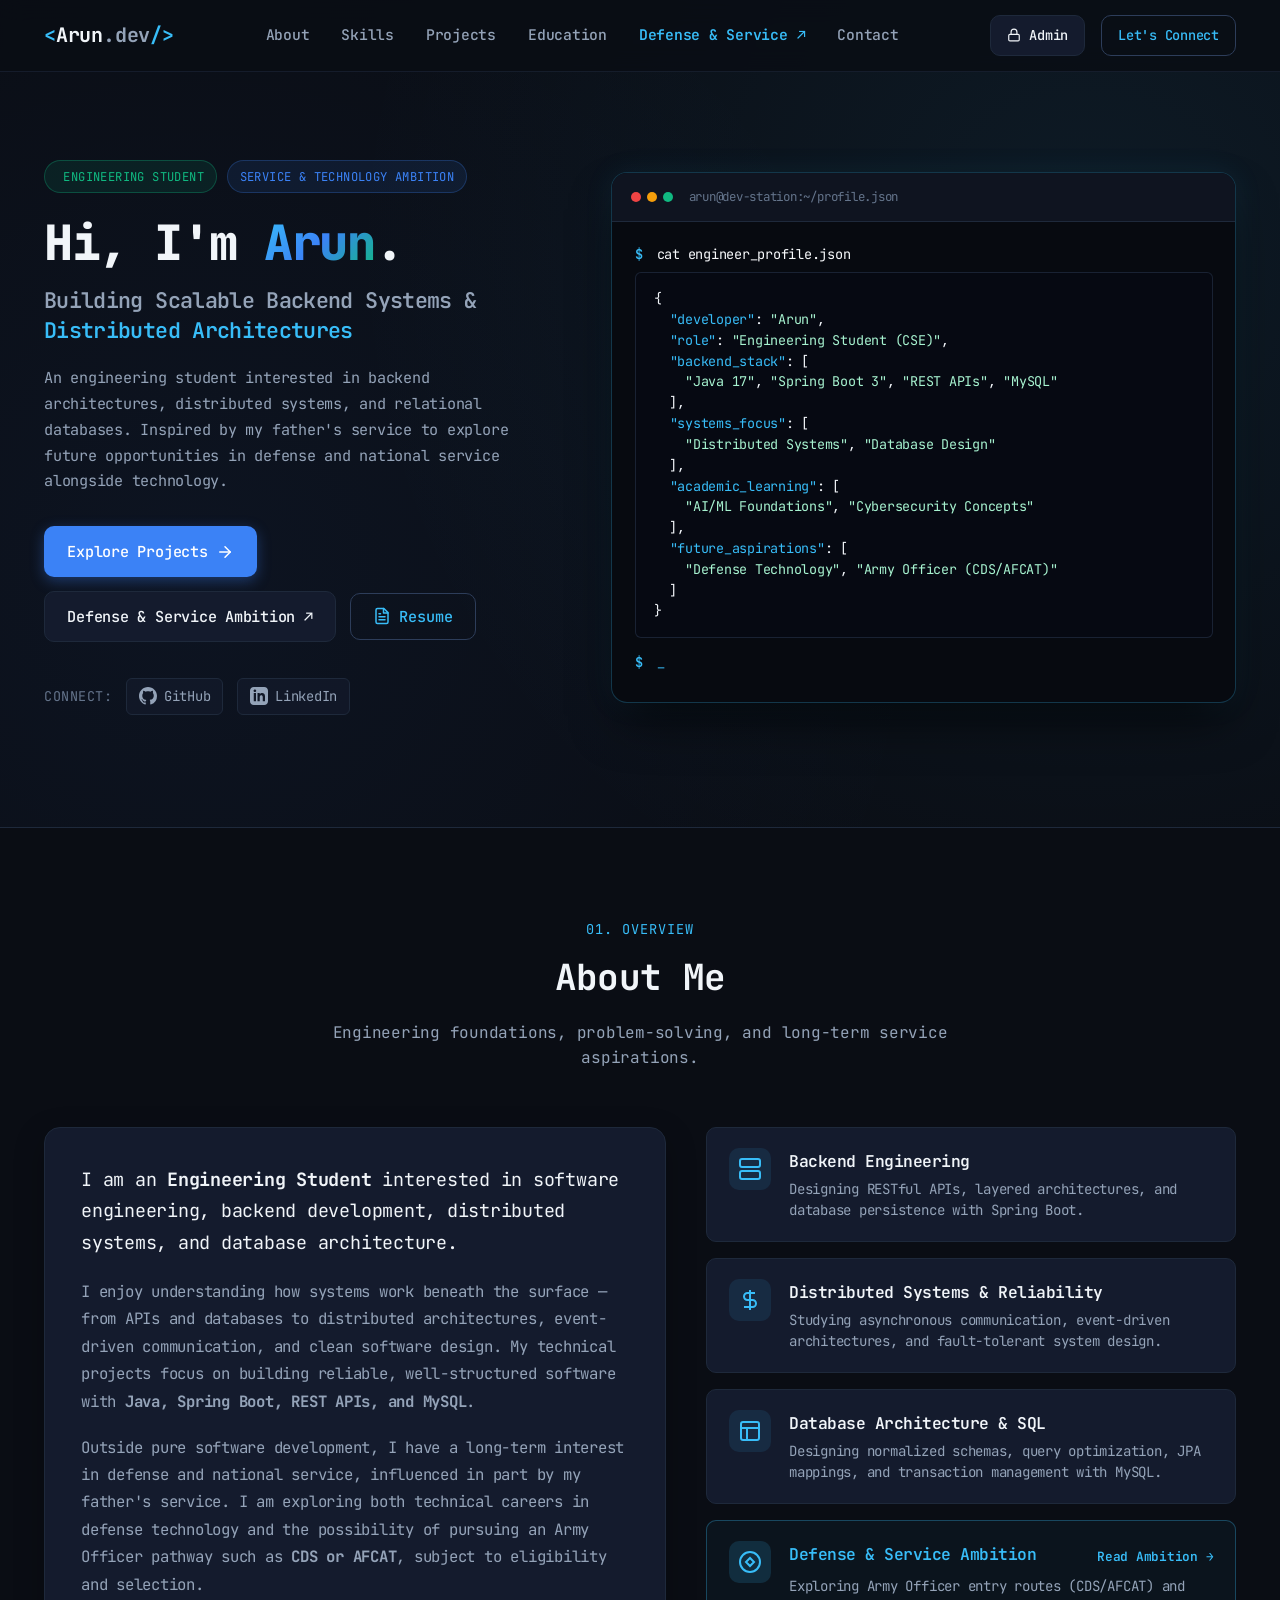
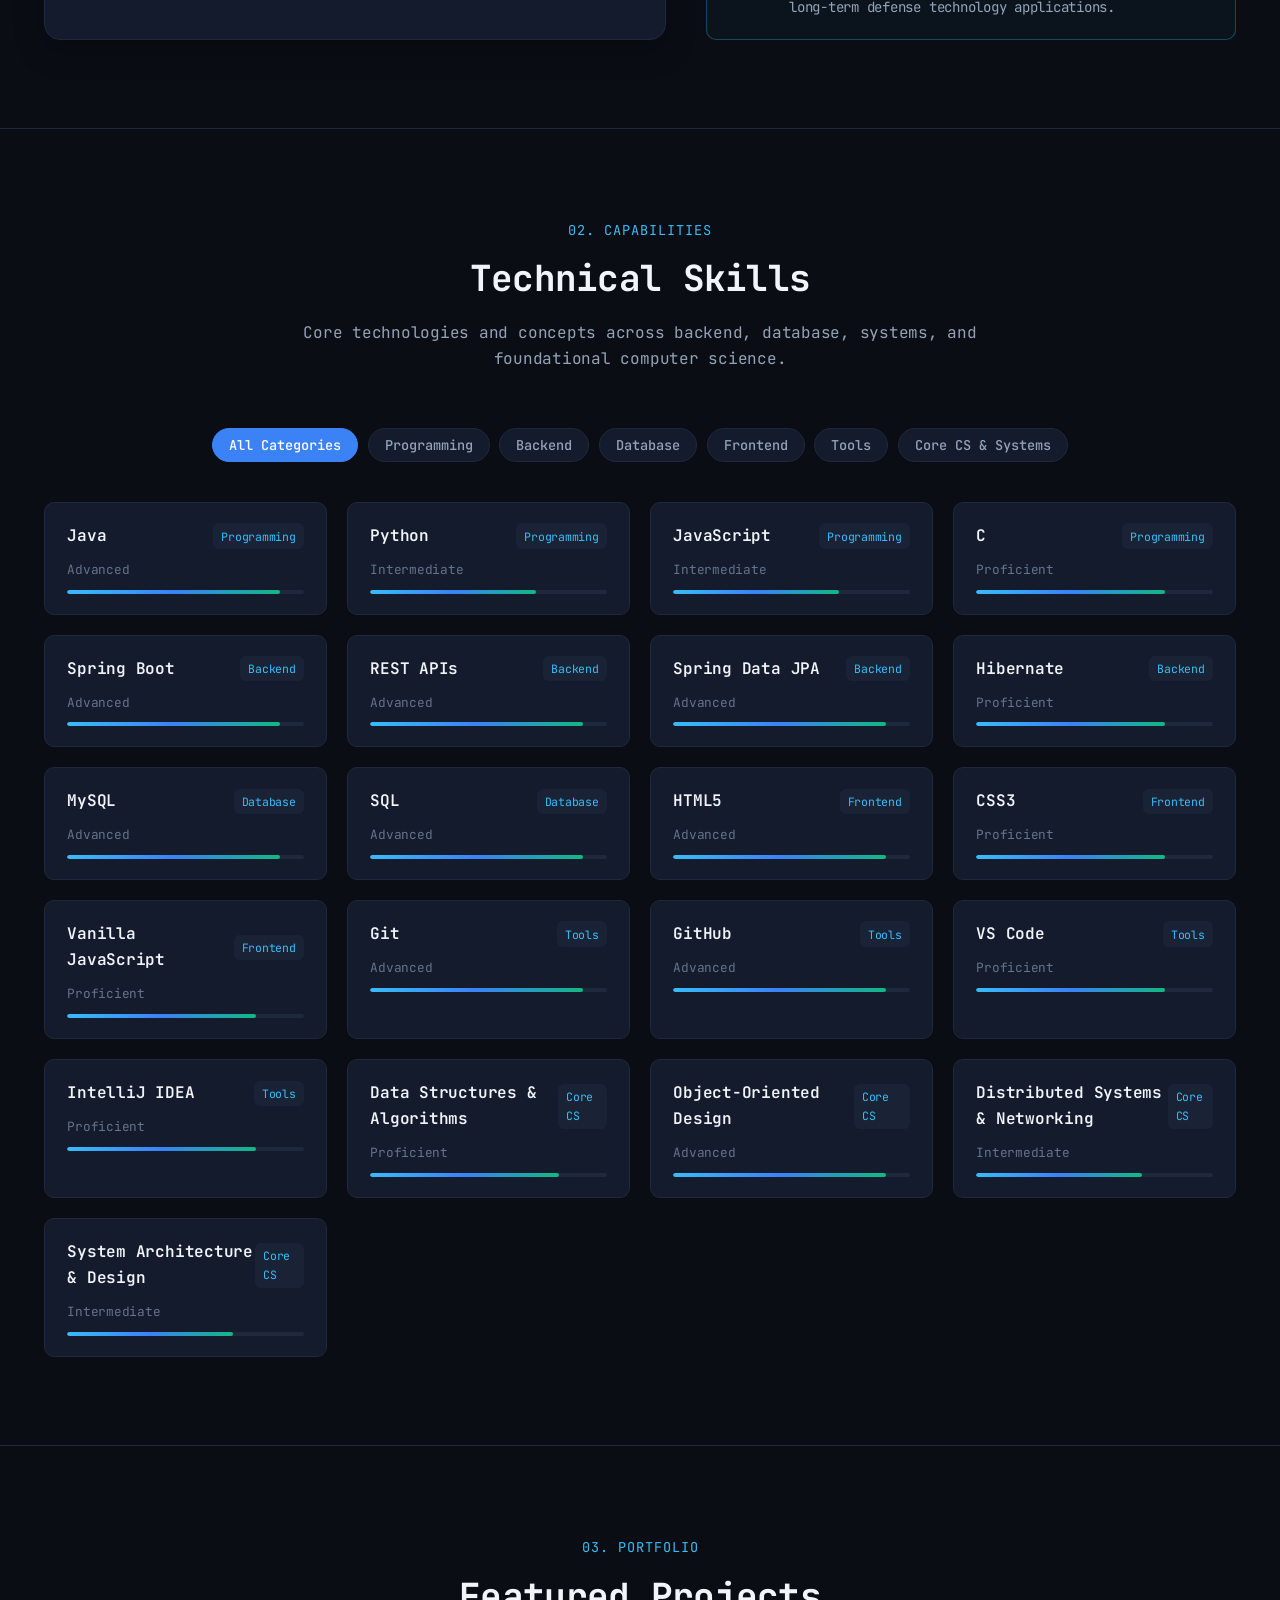
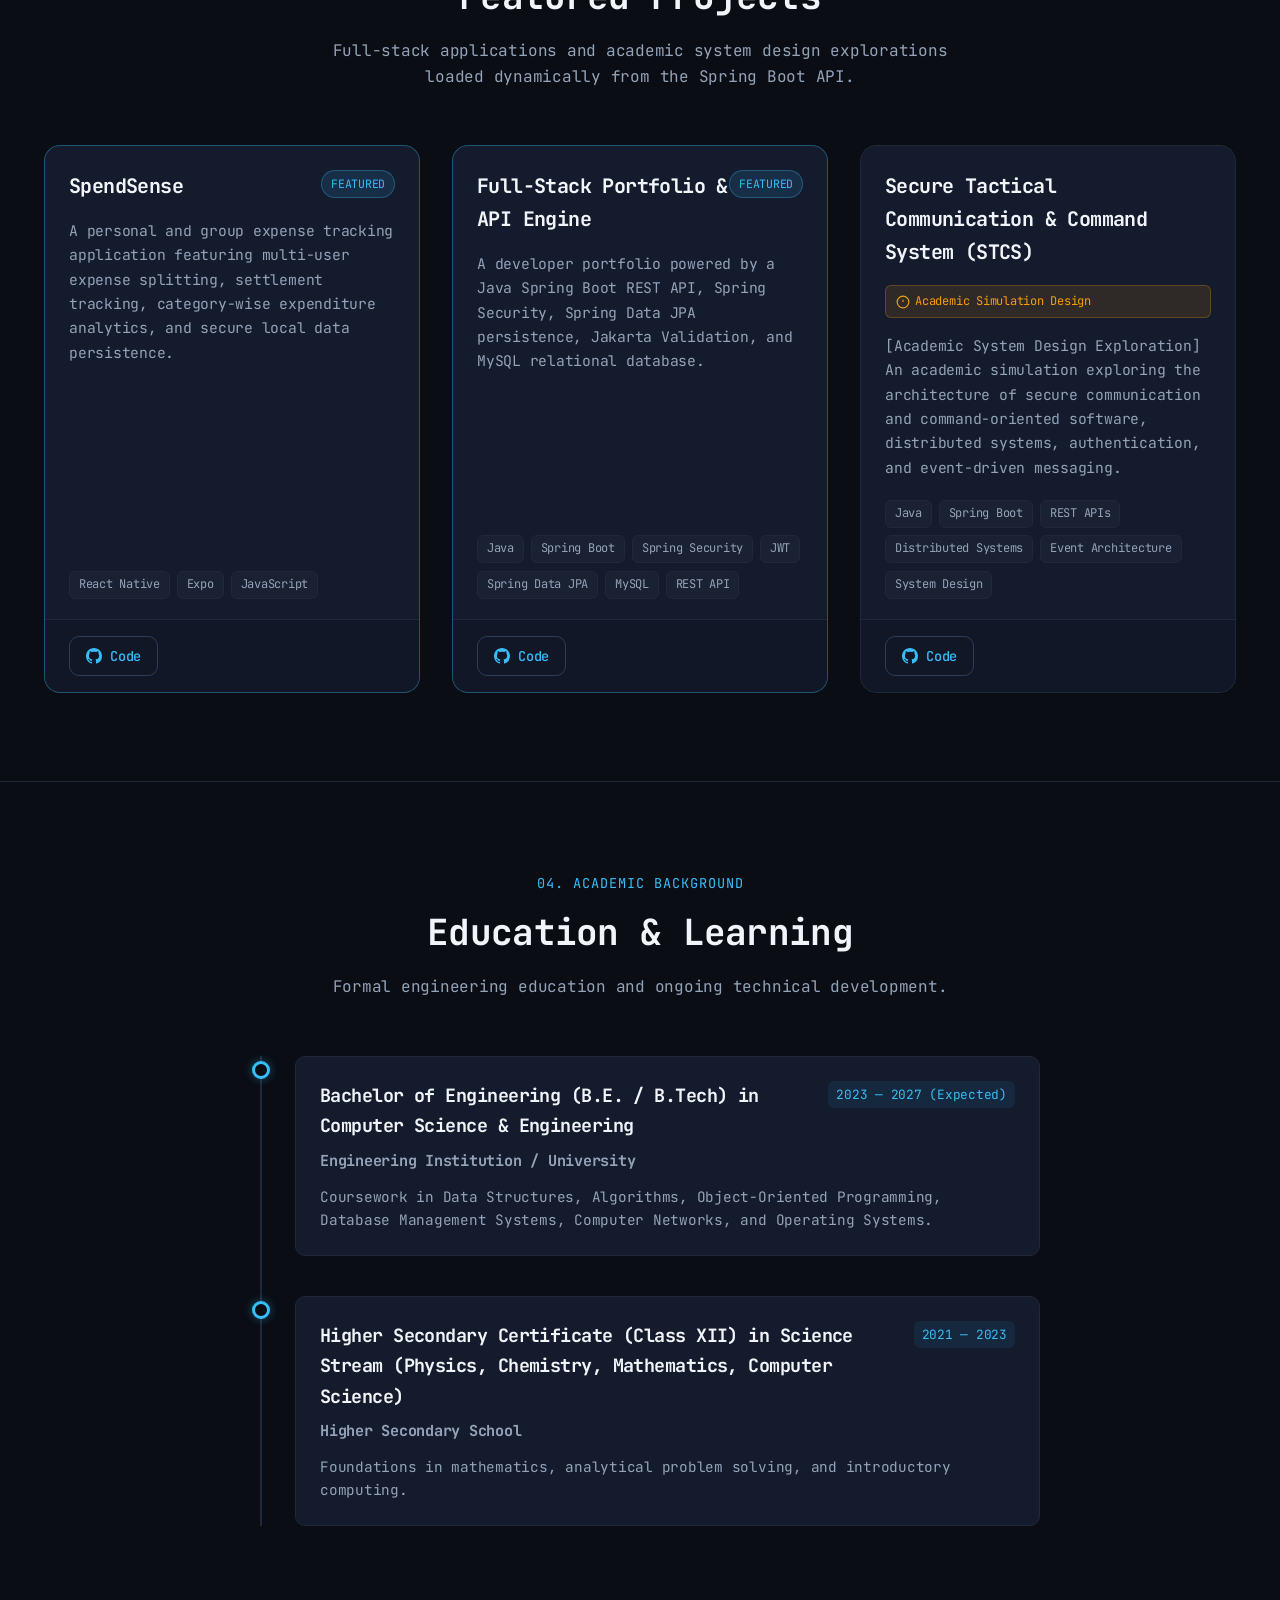
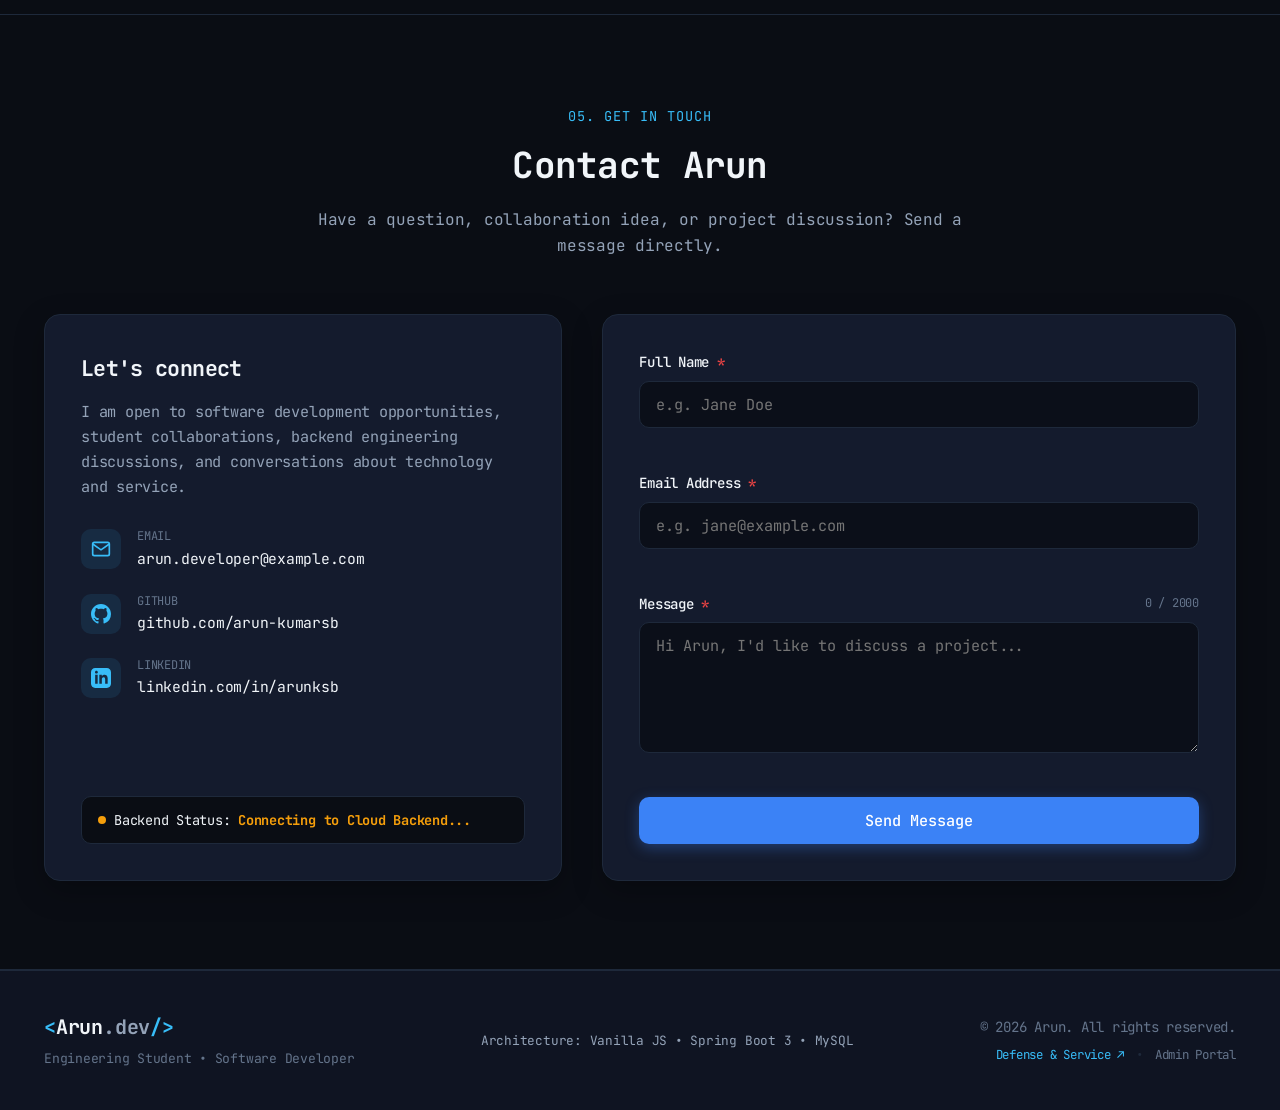
<file: frontend/index.html>
<!DOCTYPE html>
<html lang="en">

<head>
    <meta charset="UTF-8">
    <meta name="viewport" content="width=device-width, initial-scale=1.0, maximum-scale=5.0, viewport-fit=cover">
    <meta name="description"
        content="Arun - Engineering Student interested in software engineering, backend systems, distributed architectures, and relational databases, with long-term aspirations in defense & service.">
    <meta name="theme-color" content="#0d1117">
    <title>Arun | Engineering Student &amp; Software Developer</title>

    <!-- Fonts -->
    <link rel="preconnect" href="https://fonts.googleapis.com">
    <link rel="preconnect" href="https://fonts.gstatic.com" crossorigin>
    <link
        href="https://fonts.googleapis.com/css2?family=JetBrains+Mono:ital,wght@0,300;0,400;0,500;0,600;0,700;0,800;1,400;1,600&display=swap"
        rel="stylesheet">

    <!-- CSS Stylesheets -->
    <link rel="stylesheet" href="css/style.css">
    <link rel="stylesheet" href="css/responsive.css">
</head>

<body>
    <!-- Navigation Bar -->
    <header class="header" id="header">
        <div class="container nav-container">
            <a href="#hero" class="brand-logo">
                <span class="logo-bracket">&lt;</span>Arun<span class="logo-accent">.dev</span><span
                    class="logo-bracket">/&gt;</span>
            </a>

            <nav class="nav-menu" id="nav-menu">
                <ul class="nav-list">
                    <li class="nav-item"><a href="#about" class="nav-link">About</a></li>
                    <li class="nav-item"><a href="#skills" class="nav-link">Skills</a></li>
                    <li class="nav-item"><a href="#projects" class="nav-link">Projects</a></li>
                    <li class="nav-item"><a href="#education" class="nav-link">Education</a></li>
                    <li class="nav-item"><a href="defense-ambition.html" class="nav-link"
                            style="color: var(--accent-primary); font-weight: 600;">Defense &amp; Service ↗</a></li>
                    <li class="nav-item"><a href="#contact" class="nav-link">Contact</a></li>
                </ul>
                <div class="nav-cta-mobile">
                    <a href="#contact" class="btn btn-primary btn-sm">Get in Touch</a>
                </div>
            </nav>

            <div class="nav-actions">
                <a href="admin.html" class="btn btn-secondary btn-sm" title="Admin Control Panel">
                    <svg width="14" height="14" viewBox="0 0 24 24" fill="none" stroke="currentColor" stroke-width="2">
                        <rect x="3" y="11" width="18" height="11" rx="2" ry="2"></rect>
                        <path d="M7 11V7a5 5 0 0 1 10 0v4"></path>
                    </svg>
                    <span>Admin</span>
                </a>
                <a href="#contact" class="btn btn-outline btn-sm nav-cta-desktop">Let's Connect</a>
                <button class="hamburger-btn" id="hamburger-btn" aria-label="Toggle navigation menu"
                    aria-expanded="false">
                    <span class="hamburger-bar"></span>
                    <span class="hamburger-bar"></span>
                    <span class="hamburger-bar"></span>
                </button>
            </div>
        </div>
    </header>

    <main id="main-content">
        <!-- Hero Section -->
        <section class="section hero-section" id="hero">
            <div class="container hero-container">
                <div class="hero-content">
                    <div class="hero-badges">
                        <span class="badge-tactical">
                            <span class="status-indicator"></span>
                            <span>Engineering Student</span>
                        </span>
                        <span class="badge-tactical"
                            style="background: rgba(59, 130, 246, 0.1); border-color: rgba(59, 130, 246, 0.25); color: var(--accent-secondary);">Service
                            &amp; Technology Ambition</span>
                    </div>
                    <h1 class="hero-title">
                        Hi, I'm <span class="text-gradient">Arun</span>.
                    </h1>
                    <h2 class="hero-subtitle">
                        Building Scalable Backend Systems &amp; <span class="text-highlight">Distributed
                            Architectures</span>
                    </h2>
                    <p class="hero-description">
                        An engineering student interested in backend architectures, distributed systems, and relational
                        databases. Inspired by my father's service to explore future opportunities in defense and
                        national service alongside technology.
                    </p>

                    <div class="hero-cta-group">
                        <a href="#projects" class="btn btn-primary">
                            <span>Explore Projects</span>
                            <svg class="btn-icon" width="18" height="18" viewBox="0 0 24 24" fill="none"
                                stroke="currentColor" stroke-width="2" stroke-linecap="round" stroke-linejoin="round">
                                <path d="M5 12h14"></path>
                                <path d="m12 5 7 7-7 7"></path>
                            </svg>
                        </a>
                        <a href="defense-ambition.html" class="btn btn-secondary">
                            <span>Defense &amp; Service Ambition ↗</span>
                        </a>
                        <button type="button" class="btn btn-outline" id="resume-btn">
                            <svg class="btn-icon" width="18" height="18" viewBox="0 0 24 24" fill="none"
                                stroke="currentColor" stroke-width="2" stroke-linecap="round" stroke-linejoin="round">
                                <path d="M14.5 2H6a2 2 0 0 0-2 2v16a2 2 0 0 0 2 2h12a2 2 0 0 0 2-2V7.5L14.5 2z"></path>
                                <polyline points="14 2 14 8 20 8"></polyline>
                                <line x1="16" y1="13" x2="8" y2="13"></line>
                                <line x1="16" y1="17" x2="8" y2="17"></line>
                                <line x1="10" y1="9" x2="8" y2="9"></line>
                            </svg>
                            <span>Resume</span>
                        </button>
                    </div>

                    <div class="hero-socials">
                        <span class="social-label">Connect:</span>
                        <a href="https://github.com/arun-kumarsb" target="_blank" rel="noopener noreferrer"
                            class="social-link" aria-label="GitHub Profile">
                            <svg width="18" height="18" viewBox="0 0 24 24" fill="currentColor">
                                <path
                                    d="M12 0C5.37 0 0 5.37 0 12c0 5.31 3.435 9.795 8.205 11.385.6.105.825-.255.825-.57 0-.285-.015-1.23-.015-2.235-3.015.555-3.795-.735-4.035-1.41-.135-.345-.72-1.41-1.23-1.695-.42-.225-1.02-.78-.015-.795.945-.015 1.62.87 1.845 1.23 1.08 1.815 2.805 1.305 3.495.99.105-.78.42-1.305.765-1.605-2.67-.3-5.46-1.335-5.46-5.925 0-1.305.465-2.385 1.23-3.225-.12-.3-.54-1.53.12-3.18 0 0 1.005-.315 3.3 1.23.96-.27 1.98-.405 3-.405s2.04.135 3 .405c2.295-1.56 3.3-1.23 3.3-1.23.66 1.65.24 2.88.12 3.18.765.84 1.23 1.905 1.23 3.225 0 4.605-2.805 5.625-5.475 5.925.435.375.81 1.095.81 2.22 0 1.605-.015 2.895-.015 3.3 0 .315.225.69.825.57A12.02 12.02 0 0024 12c0-6.63-5.37-12-12-12z" />
                            </svg>
                            <span>GitHub</span>
                        </a>
                        <a href="https://linkedin.com/in/arunksb/" target="_blank" rel="noopener noreferrer"
                            class="social-link" aria-label="LinkedIn Profile">
                            <svg width="18" height="18" viewBox="0 0 24 24" fill="currentColor">
                                <path
                                    d="M19 0h-14c-2.761 0-5 2.239-5 5v14c0 2.761 2.239 5 5 5h14c2.762 0 5-2.239 5-5v-14c0-2.761-2.238-5-5-5zm-11 19h-3v-11h3v11zm-1.5-12.268c-.966 0-1.75-.79-1.75-1.764s.784-1.764 1.75-1.764 1.75.79 1.75 1.764-.783 1.764-1.75 1.764zm13.5 12.268h-3v-5.604c0-3.368-4-3.113-4 0v5.604h-3v-11h3v1.765c1.396-2.586 7-2.777 7 2.476v6.759z" />
                            </svg>
                            <span>LinkedIn</span>
                        </a>
                    </div>
                </div>

                <div class="hero-visual">
                    <div class="terminal-card">
                        <div class="terminal-header">
                            <div class="terminal-dots">
                                <span class="dot dot-red"></span>
                                <span class="dot dot-yellow"></span>
                                <span class="dot dot-green"></span>
                            </div>
                            <span class="terminal-title">arun@dev-station:~/profile.json</span>
                        </div>
                        <div class="terminal-body">
                            <div class="terminal-line"><span class="t-prompt">$</span> <span class="t-command">cat
                                    engineer_profile.json</span></div>
                            <pre class="terminal-code"><code>{
  <span class="json-key">"developer"</span>: <span class="json-str">"Arun"</span>,
  <span class="json-key">"role"</span>: <span class="json-str">"Engineering Student (CSE)"</span>,
  <span class="json-key">"backend_stack"</span>: [
    <span class="json-str">"Java 17"</span>, <span class="json-str">"Spring Boot 3"</span>, <span class="json-str">"REST APIs"</span>, <span class="json-str">"MySQL"</span>
  ],
  <span class="json-key">"systems_focus"</span>: [
    <span class="json-str">"Distributed Systems"</span>, <span class="json-str">"Database Design"</span>
  ],
  <span class="json-key">"academic_learning"</span>: [
    <span class="json-str">"AI/ML Foundations"</span>, <span class="json-str">"Cybersecurity Concepts"</span>
  ],
  <span class="json-key">"future_aspirations"</span>: [
    <span class="json-str">"Defense Technology"</span>, <span class="json-str">"Army Officer (CDS/AFCAT)"</span>
  ]
}</code></pre>
                            <div class="terminal-line terminal-cursor-line"><span class="t-prompt">$</span> <span
                                    class="t-cursor">_</span></div>
                        </div>
                    </div>
                </div>
            </div>
        </section>

        <!-- About Section -->
        <section class="section about-section" id="about">
            <div class="container">
                <div class="section-header">
                    <span class="section-tag">01. Overview</span>
                    <h2 class="section-title">About Me</h2>
                    <p class="section-subtitle">Engineering foundations, problem-solving, and long-term service
                        aspirations.</p>
                </div>

                <div class="about-grid">
                    <div class="about-text-column">
                        <div class="about-card">
                            <p class="about-lead">
                                I am an <strong>Engineering Student</strong> interested in software engineering, backend
                                development, distributed systems, and database architecture.
                            </p>
                            <p class="about-body">
                                I enjoy understanding how systems work beneath the surface — from APIs and databases to
                                distributed architectures, event-driven communication, and clean software design. My
                                technical projects focus on building reliable, well-structured software with
                                <strong>Java, Spring Boot, REST APIs, and MySQL</strong>.
                            </p>
                            <p class="about-body">
                                Outside pure software development, I have a long-term interest in defense and national
                                service, influenced in part by my father's service. I am exploring both technical
                                careers in defense technology and the possibility of pursuing an Army Officer pathway
                                such as <strong>CDS or AFCAT</strong>, subject to eligibility and selection.
                            </p>
                        </div>
                    </div>

                    <div class="about-features-column">
                        <div class="feature-card">
                            <div class="feature-icon">
                                <svg width="24" height="24" viewBox="0 0 24 24" fill="none" stroke="currentColor"
                                    stroke-width="2">
                                    <rect x="2" y="2" width="20" height="8" rx="2" ry="2"></rect>
                                    <rect x="2" y="14" width="20" height="8" rx="2" ry="2"></rect>
                                    <line x1="6" y1="6" x2="6.01" y2="6"></line>
                                    <line x1="6" y1="18" x2="6.01" y2="18"></line>
                                </svg>
                            </div>
                            <div class="feature-info">
                                <h3>Backend Engineering</h3>
                                <p>Designing RESTful APIs, layered architectures, and database persistence with Spring
                                    Boot.</p>
                            </div>
                        </div>

                        <div class="feature-card">
                            <div class="feature-icon">
                                <svg width="24" height="24" viewBox="0 0 24 24" fill="none" stroke="currentColor"
                                    stroke-width="2">
                                    <path d="M12 2v20M17 5H9.5a3.5 3.5 0 0 0 0 7h5a3.5 3.5 0 0 1 0 7H6"></path>
                                </svg>
                            </div>
                            <div class="feature-info">
                                <h3>Distributed Systems &amp; Reliability</h3>
                                <p>Studying asynchronous communication, event-driven architectures, and fault-tolerant
                                    system design.</p>
                            </div>
                        </div>

                        <div class="feature-card">
                            <div class="feature-icon">
                                <svg width="24" height="24" viewBox="0 0 24 24" fill="none" stroke="currentColor"
                                    stroke-width="2">
                                    <rect x="3" y="3" width="18" height="18" rx="2" ry="2"></rect>
                                    <line x1="3" y1="9" x2="21" y2="9"></line>
                                    <line x1="9" y1="21" x2="9" y2="9"></line>
                                </svg>
                            </div>
                            <div class="feature-info">
                                <h3>Database Architecture &amp; SQL</h3>
                                <p>Designing normalized schemas, query optimization, JPA mappings, and transaction
                                    management with MySQL.</p>
                            </div>
                        </div>

                        <div class="feature-card"
                            style="border-color: rgba(56, 189, 248, 0.3); background: rgba(56, 189, 248, 0.04);">
                            <div class="feature-icon"
                                style="background: rgba(56, 189, 248, 0.15); color: var(--accent-primary);">
                                <svg width="24" height="24" viewBox="0 0 24 24" fill="none" stroke="currentColor"
                                    stroke-width="2">
                                    <circle cx="12" cy="12" r="10"></circle>
                                    <polygon points="12 8 8 12 12 16 16 12 12 8"></polygon>
                                </svg>
                            </div>
                            <div class="feature-info">
                                <div
                                    style="display: flex; justify-content: space-between; align-items: center; margin-bottom: 0.25rem;">
                                    <h3 style="color: var(--accent-primary);">Defense &amp; Service Ambition</h3>
                                    <a href="defense-ambition.html"
                                        style="font-size: 0.8rem; color: var(--accent-primary); font-weight: 600;">Read
                                        Ambition &rarr;</a>
                                </div>
                                <p>Exploring Army Officer entry routes (CDS/AFCAT) and long-term defense technology
                                    applications.</p>
                            </div>
                        </div>
                    </div>
                </div>
            </div>
        </section>

        <!-- Skills Section -->
        <section class="section skills-section" id="skills">
            <div class="container">
                <div class="section-header">
                    <span class="section-tag">02. Capabilities</span>
                    <h2 class="section-title">Technical Skills</h2>
                    <p class="section-subtitle">Core technologies and concepts across backend, database, systems, and
                        foundational computer science.</p>
                </div>

                <!-- Category Filters -->
                <div class="skills-filter-container" id="skills-filter">
                    <button class="filter-btn active" data-category="ALL">All Categories</button>
                    <button class="filter-btn" data-category="Programming">Programming</button>
                    <button class="filter-btn" data-category="Backend">Backend</button>
                    <button class="filter-btn" data-category="Database">Database</button>
                    <button class="filter-btn" data-category="Frontend">Frontend</button>
                    <button class="filter-btn" data-category="Tools">Tools</button>
                    <button class="filter-btn" data-category="Core CS">Core CS &amp; Systems</button>
                </div>

                <!-- Dynamic Skills Container -->
                <div class="skills-grid" id="skills-container">
                    <div class="loading-spinner-wrapper">
                        <div class="spinner"></div>
                        <p>Loading technical skills...</p>
                    </div>
                </div>
            </div>
        </section>

        <!-- Projects Section -->
        <section class="section projects-section" id="projects">
            <div class="container">
                <div class="section-header">
                    <span class="section-tag">03. Portfolio</span>
                    <h2 class="section-title">Featured Projects</h2>
                    <p class="section-subtitle">Full-stack applications and academic system design explorations loaded
                        dynamically from the Spring Boot API.</p>
                </div>

                <!-- Dynamic Projects Container -->
                <div class="projects-grid" id="projects-container">
                    <div class="loading-spinner-wrapper">
                        <div class="spinner"></div>
                        <p>Fetching project data from API...</p>
                    </div>
                </div>
            </div>
        </section>

        <!-- Education Section -->
        <section class="section education-section" id="education">
            <div class="container">
                <div class="section-header">
                    <span class="section-tag">04. Academic Background</span>
                    <h2 class="section-title">Education &amp; Learning</h2>
                    <p class="section-subtitle">Formal engineering education and ongoing technical development.</p>
                </div>

                <div class="education-timeline" id="education-container">
                    <div class="loading-spinner-wrapper">
                        <div class="spinner"></div>
                        <p>Loading education history...</p>
                    </div>
                </div>
            </div>
        </section>

        <!-- Contact Section -->
        <section class="section contact-section" id="contact">
            <div class="container">
                <div class="section-header">
                    <span class="section-tag">05. Get In Touch</span>
                    <h2 class="section-title">Contact Arun</h2>
                    <p class="section-subtitle">Have a question, collaboration idea, or project discussion? Send a
                        message directly.</p>
                </div>

                <div class="contact-layout">
                    <div class="contact-info-panel">
                        <div class="contact-info-card">
                            <h3>Let's connect</h3>
                            <p>I am open to software development opportunities, student collaborations, backend
                                engineering discussions, and conversations about technology and service.</p>

                            <div class="contact-details">
                                <div class="contact-item">
                                    <div class="contact-icon">
                                        <svg width="20" height="20" viewBox="0 0 24 24" fill="none"
                                            stroke="currentColor" stroke-width="2">
                                            <path
                                                d="M4 4h16c1.1 0 2 .9 2 2v12c0 1.1-.9 2-2 2H4c-1.1 0-2-.9-2-2V6c0-1.1.9-2 2-2z">
                                            </path>
                                            <polyline points="22,6 12,13 2,6"></polyline>
                                        </svg>
                                    </div>
                                    <div class="contact-meta">
                                        <span class="meta-label">Email</span>
                                        <span class="meta-value">arun.developer@example.com</span>
                                    </div>
                                </div>

                                <div class="contact-item">
                                    <div class="contact-icon">
                                        <svg width="20" height="20" viewBox="0 0 24 24" fill="currentColor">
                                            <path
                                                d="M12 0C5.37 0 0 5.37 0 12c0 5.31 3.435 9.795 8.205 11.385.6.105.825-.255.825-.57 0-.285-.015-1.23-.015-2.235-3.015.555-3.795-.735-4.035-1.41-.135-.345-.72-1.41-1.23-1.695-.42-.225-1.02-.78-.015-.795.945-.015 1.62.87 1.845 1.23 1.08 1.815 2.805 1.305 3.495.99.105-.78.42-1.305.765-1.605-2.67-.3-5.46-1.335-5.46-5.925 0-1.305.465-2.385 1.23-3.225-.12-.3-.54-1.53.12-3.18 0 0 1.005-.315 3.3 1.23.96-.27 1.98-.405 3-.405s2.04.135 3 .405c2.295-1.56 3.3-1.23 3.3-1.23.66 1.65.24 2.88.12 3.18.765.84 1.23 1.905 1.23 3.225 0 4.605-2.805 5.625-5.475 5.925.435.375.81 1.095.81 2.22 0 1.605-.015 2.895-.015 3.3 0 .315.225.69.825.57A12.02 12.02 0 0024 12c0-6.63-5.37-12-12-12z" />
                                        </svg>
                                    </div>
                                    <div class="contact-meta">
                                        <span class="meta-label">GitHub</span>
                                        <a href="https://github.com/arun-kumarsb" target="_blank"
                                            rel="noopener noreferrer" class="meta-link">github.com/arun-kumarsb</a>
                                    </div>
                                </div>

                                <div class="contact-item">
                                    <div class="contact-icon">
                                        <svg width="20" height="20" viewBox="0 0 24 24" fill="currentColor">
                                            <path
                                                d="M19 0h-14c-2.761 0-5 2.239-5 5v14c0 2.761 2.239 5 5 5h14c2.762 0 5-2.239 5-5v-14c0-2.761-2.238-5-5-5zm-11 19h-3v-11h3v11zm-1.5-12.268c-.966 0-1.75-.79-1.75-1.764s.784-1.764 1.75-1.764 1.75.79 1.75 1.764-.783 1.764-1.75 1.764zm13.5 12.268h-3v-5.604c0-3.368-4-3.113-4 0v5.604h-3v-11h3v1.765c1.396-2.586 7-2.777 7 2.476v6.759z" />
                                        </svg>
                                    </div>
                                    <div class="contact-meta">
                                        <span class="meta-label">LinkedIn</span>
                                        <a href="https://linkedin.com/in/arunksb/" target="_blank"
                                            rel="noopener noreferrer" class="meta-link">linkedin.com/in/arunksb</a>
                                    </div>
                                </div>
                            </div>

                            <div class="system-status-box">
                                <span class="status-dot"></span>
                                <span class="status-text">Backend Status: <strong
                                        id="backend-status-indicator">Checking...</strong></span>
                            </div>
                        </div>
                    </div>

                    <div class="contact-form-panel">
                        <form id="contact-form" class="contact-form" novalidate>
                            <div class="form-banner" id="form-banner" style="display: none;"></div>

                            <div class="form-group">
                                <label for="name" class="form-label">Full Name <span class="required">*</span></label>
                                <input type="text" id="name" name="name" class="form-input" placeholder="e.g. Jane Doe"
                                    required autocomplete="name">
                                <span class="field-error" id="name-error"></span>
                            </div>

                            <div class="form-group">
                                <label for="email" class="form-label">Email Address <span
                                        class="required">*</span></label>
                                <input type="email" id="email" name="email" class="form-input"
                                    placeholder="e.g. jane@example.com" required autocomplete="email">
                                <span class="field-error" id="email-error"></span>
                            </div>

                            <div class="form-group">
                                <div class="form-label-flex">
                                    <label for="message" class="form-label">Message <span
                                            class="required">*</span></label>
                                    <span class="char-counter" id="char-counter">0 / 2000</span>
                                </div>
                                <textarea id="message" name="message" class="form-textarea" rows="5"
                                    placeholder="Hi Arun, I'd like to discuss a project..." required
                                    maxlength="2000"></textarea>
                                <span class="field-error" id="message-error"></span>
                            </div>

                            <button type="submit" class="btn btn-primary btn-block" id="submit-btn">
                                <span class="btn-text">Send Message</span>
                                <div class="btn-spinner" style="display: none;"></div>
                            </button>
                        </form>
                    </div>
                </div>
            </div>
        </section>
    </main>

    <!-- Footer -->
    <footer class="footer">
        <div class="container footer-container">
            <div class="footer-left">
                <a href="#hero" class="brand-logo footer-logo">
                    <span class="logo-bracket">&lt;</span>Arun<span class="logo-accent">.dev</span><span
                        class="logo-bracket">/&gt;</span>
                </a>
                <p class="footer-desc">Engineering Student &bull; Software Developer</p>
            </div>

            <div class="footer-tech">
                <span>Architecture: Vanilla JS &bull; Spring Boot 3 &bull; MySQL</span>
            </div>

            <div class="footer-right">
                <p>&copy; <span id="current-year">2026</span> Arun. All rights reserved.</p>
                <div style="display: flex; gap: 0.75rem; justify-content: flex-end; margin-top: 0.35rem;">
                    <a href="defense-ambition.html" style="font-size: 0.78rem; color: var(--accent-primary);">Defense
                        &amp; Service ↗</a>
                    <span style="color: var(--border-subtle); font-size: 0.78rem;">&bull;</span>
                    <a href="admin.html" style="font-size: 0.78rem; color: var(--text-muted);">Admin Portal</a>
                </div>
            </div>
        </div>
    </footer>

    <!-- Resume Modal -->
    <div class="modal-overlay" id="resume-modal"
        style="display: none; position: fixed; top: 0; left: 0; width: 100%; height: 100%; background: rgba(0, 0, 0, 0.85); backdrop-filter: blur(8px); z-index: 2000; align-items: center; justify-content: center; padding: 1rem;">
        <div class="modal-dialog"
            style="background: var(--bg-card); border: 1px solid var(--border-subtle); border-radius: var(--radius-lg); width: 100%; max-width: 680px; max-height: 90vh; overflow-y: auto; padding: 2rem; box-shadow: 0 25px 60px rgba(0,0,0,0.8); position: relative;">
            <div
                style="display: flex; justify-content: space-between; align-items: flex-start; border-bottom: 1px solid var(--border-subtle); padding-bottom: 1rem; margin-bottom: 1.5rem;">
                <div>
                    <h2 style="font-size: 1.5rem; color: var(--text-primary); margin-bottom: 0.25rem;">Arun | Resume
                        Summary</h2>
                    <p style="font-size: 0.88rem; color: var(--accent-primary); font-family: var(--font-mono);">
                        Engineering Student &bull; Software Developer</p>
                </div>
                <button type="button" id="close-resume-modal"
                    style="background: rgba(255,255,255,0.05); border: 1px solid var(--border-subtle); color: var(--text-secondary); width: 36px; height: 36px; border-radius: var(--radius-md); font-size: 1.4rem; cursor: pointer; display: inline-flex; align-items: center; justify-content: center; line-height: 1; transition: all var(--transition-fast);"
                    aria-label="Close Resume Modal">&times;</button>
            </div>

            <div
                style="color: var(--text-secondary); font-size: 0.92rem; line-height: 1.6; display: flex; flex-direction: column; gap: 1.25rem;">
                <div>
                    <h3
                        style="color: var(--text-primary); font-size: 1.05rem; margin-bottom: 0.4rem; border-left: 3px solid var(--accent-primary); padding-left: 0.5rem;">
                        Summary &amp; Career Aspirations</h3>
                    <p>Engineering student developing foundations in software engineering, backend systems, distributed
                        architectures, and relational database modeling. Long-term aspirations include software
                        engineering, defense technology, and exploring Armed Forces officer entry routes such as CDS or
                        AFCAT.</p>
                </div>

                <div>
                    <h3
                        style="color: var(--text-primary); font-size: 1.05rem; margin-bottom: 0.4rem; border-left: 3px solid var(--accent-primary); padding-left: 0.5rem;">
                        Core Technical Foundations</h3>
                    <div style="display: flex; flex-wrap: wrap; gap: 0.4rem; margin-top: 0.5rem;">
                        <span class="project-tag">Java</span>
                        <span class="project-tag">Spring Boot</span>
                        <span class="project-tag">Spring Data JPA</span>
                        <span class="project-tag">MySQL</span>
                        <span class="project-tag">REST APIs</span>
                        <span class="project-tag">Distributed Systems</span>
                        <span class="project-tag">Database Architecture</span>
                        <span class="project-tag">System Design</span>
                        <span class="project-tag">Data Structures &amp; Algorithms</span>
                        <span class="project-tag">Git / Docker</span>
                    </div>
                </div>

                <div>
                    <h3
                        style="color: var(--text-primary); font-size: 1.05rem; margin-bottom: 0.4rem; border-left: 3px solid var(--accent-primary); padding-left: 0.5rem;">
                        Featured Projects</h3>
                    <ul
                        style="padding-left: 1.25rem; list-style: disc; display: flex; flex-direction: column; gap: 0.4rem;">
                        <li><strong>SpendSense</strong>: Multi-user expense splitting and financial analytics
                            application.</li>
                        <li><strong>Full-Stack Portfolio API Engine</strong>: Monolithic Spring Boot 3 REST API with
                            Spring Security &amp; MySQL.</li>
                        <li><strong>STCS Simulation</strong>: Academic simulation exploring secure distributed
                            communication and command software architecture.</li>
                    </ul>
                </div>

                <div>
                    <h3
                        style="color: var(--text-primary); font-size: 1.05rem; margin-bottom: 0.4rem; border-left: 3px solid var(--accent-primary); padding-left: 0.5rem;">
                        Education</h3>
                    <p><strong>Bachelor of Engineering (B.E.)</strong> in Computer Science &amp; Engineering &bull; 2023
                        - 2027</p>
                </div>
            </div>

            <div
                style="display: flex; flex-wrap: wrap; gap: 0.75rem; justify-content: flex-end; margin-top: 2rem; border-top: 1px solid var(--border-subtle); padding-top: 1.25rem;">
                <button type="button" class="btn btn-secondary btn-sm" onclick="window.print()">
                    <svg width="14" height="14" viewBox="0 0 24 24" fill="none" stroke="currentColor" stroke-width="2">
                        <polyline points="6 9 6 2 18 2 18 9"></polyline>
                        <path d="M6 18H4a2 2 0 0 1-2-2v-5a2 2 0 0 1 2-2h16a2 2 0 0 1 2 2v5a2 2 0 0 1-2 2h-2"></path>
                        <rect x="6" y="14" width="12" height="8"></rect>
                    </svg>
                    <span>Print / Save PDF</span>
                </button>
                <a href="#" target="_blank" rel="noopener noreferrer" class="btn btn-primary btn-sm"
                    id="online-resume-link-btn" style="display: none;">
                    <span>Open Online Cloud Resume</span>
                    <svg width="14" height="14" viewBox="0 0 24 24" fill="none" stroke="currentColor" stroke-width="2">
                        <path d="M18 13v6a2 2 0 0 1-2 2H5a2 2 0 0 1-2-2V8a2 2 0 0 1 2-2h6"></path>
                        <polyline points="15 3 21 3 21 9"></polyline>
                        <line x1="10" y1="14" x2="21" y2="3"></line>
                    </svg>
                </a>
            </div>
        </div>
    </div>

    <!-- Modular JavaScript Files -->
    <script src="js/api.js"></script>
    <script src="js/skills.js"></script>
    <script src="js/projects.js"></script>
    <script src="js/education.js"></script>
    <script src="js/contact.js"></script>
    <script src="js/main.js"></script>
</body>

</html>
</file>
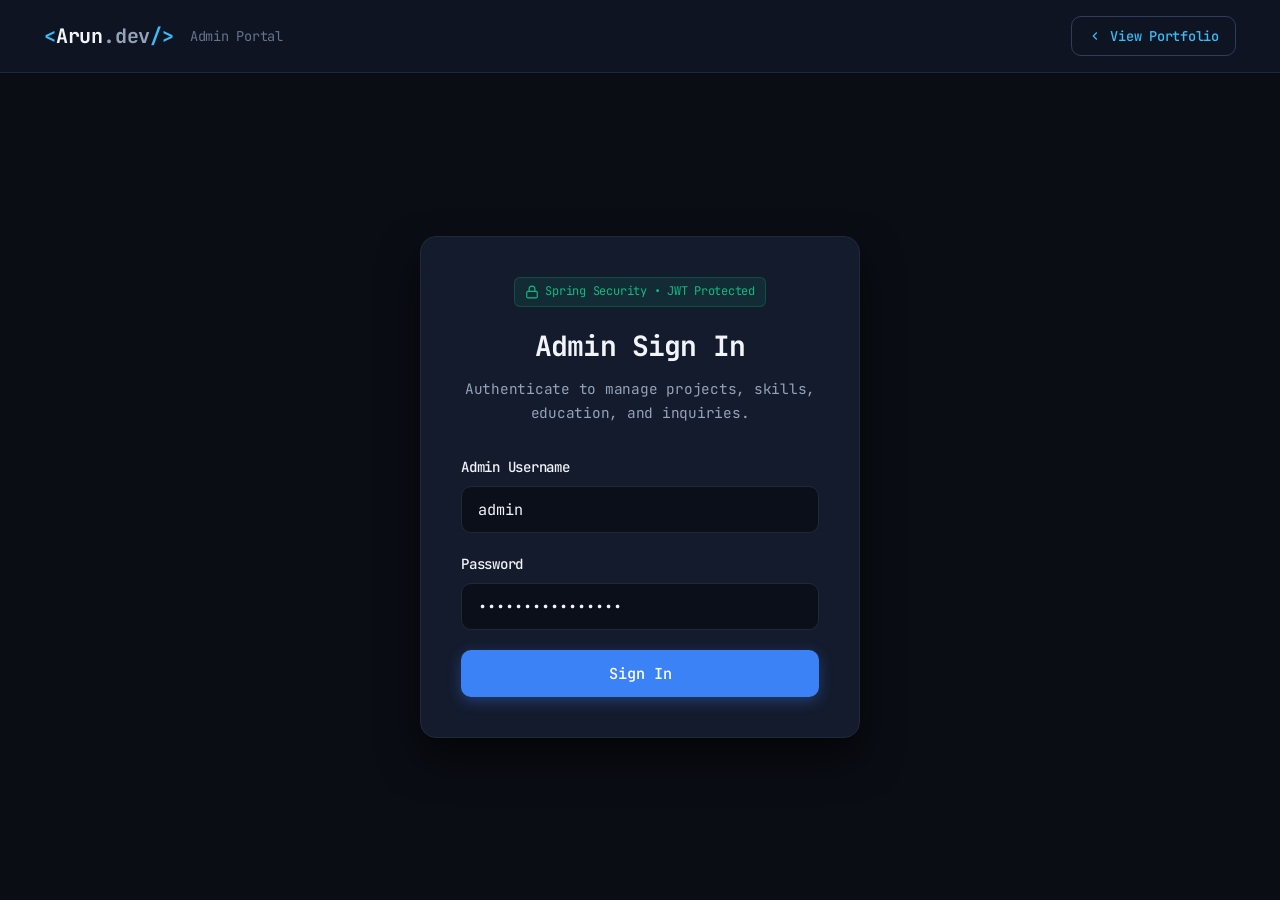
<file: frontend/admin.html>
<!DOCTYPE html>
<html lang="en">
<head>
    <meta charset="UTF-8">
    <meta name="viewport" content="width=device-width, initial-scale=1.0, maximum-scale=5.0, viewport-fit=cover">
    <meta name="description" content="Admin Control Panel for Arun's Developer Portfolio">
    <meta name="theme-color" content="#0a0d14">
    <title>Admin Dashboard | Arun.dev</title>

    <!-- Fonts -->
    <link rel="preconnect" href="https://fonts.googleapis.com">
    <link rel="preconnect" href="https://fonts.gstatic.com" crossorigin>
    <link href="https://fonts.googleapis.com/css2?family=JetBrains+Mono:ital,wght@0,300;0,400;0,500;0,600;0,700;0,800;1,400;1,600&display=swap" rel="stylesheet">

    <!-- Stylesheets -->
    <link rel="stylesheet" href="css/style.css">
    <link rel="stylesheet" href="css/responsive.css">

    <style>
        /* Admin-specific layout additions */
        .admin-page {
            min-height: 100vh;
            display: flex;
            flex-direction: column;
            background-color: var(--bg-primary);
        }

        .admin-header {
            background: var(--bg-secondary);
            border-bottom: 1px solid var(--border-subtle);
            padding: 1rem 0;
            position: sticky;
            top: 0;
            z-index: 100;
        }

        .admin-header-content {
            display: flex;
            justify-content: space-between;
            align-items: center;
        }

        .admin-user-badge {
            display: inline-flex;
            align-items: center;
            gap: 0.5rem;
            background: rgba(56, 189, 248, 0.1);
            border: 1px solid rgba(56, 189, 248, 0.3);
            color: var(--accent-primary);
            padding: 0.35rem 0.75rem;
            border-radius: var(--radius-full);
            font-size: 0.82rem;
            font-family: var(--font-mono);
        }

        /* Login Container */
        .login-wrapper {
            flex-grow: 1;
            display: flex;
            align-items: center;
            justify-content: center;
            padding: 3rem 1.5rem;
        }

        .login-card {
            background: var(--bg-card);
            border: 1px solid var(--border-subtle);
            border-radius: var(--radius-lg);
            padding: 2.5rem;
            width: 100%;
            max-width: 440px;
            box-shadow: 0 20px 40px rgba(0, 0, 0, 0.6);
        }

        .login-header {
            text-align: center;
            margin-bottom: 2rem;
        }

        .login-header h1 {
            font-size: 1.75rem;
            font-weight: 700;
            margin-bottom: 0.5rem;
        }

        .login-header p {
            color: var(--text-secondary);
            font-size: 0.9rem;
        }

        .security-badge {
            display: inline-flex;
            align-items: center;
            gap: 0.4rem;
            background: rgba(16, 185, 129, 0.1);
            color: var(--success);
            border: 1px solid rgba(16, 185, 129, 0.25);
            padding: 0.25rem 0.6rem;
            border-radius: var(--radius-sm);
            font-size: 0.75rem;
            font-family: var(--font-mono);
            margin-bottom: 1rem;
        }

        /* Dashboard Layout */
        .dashboard-wrapper {
            flex-grow: 1;
            padding: 2.5rem 0 4rem 0;
        }

        .stats-grid {
            display: grid;
            grid-template-columns: repeat(auto-fit, minmax(200px, 1fr));
            gap: 1.25rem;
            margin-bottom: 2.5rem;
        }

        .stat-card {
            background: var(--bg-card);
            border: 1px solid var(--border-subtle);
            border-radius: var(--radius-md);
            padding: 1.5rem;
            display: flex;
            flex-direction: column;
            gap: 0.4rem;
            transition: all var(--transition-fast);
        }

        .stat-card:hover {
            border-color: var(--border-hover);
            transform: translateY(-2px);
        }

        .stat-label {
            font-size: 0.82rem;
            color: var(--text-muted);
            text-transform: uppercase;
            font-family: var(--font-mono);
            letter-spacing: 0.5px;
        }

        .stat-value {
            font-size: 2rem;
            font-weight: 700;
            color: var(--text-primary);
        }

        /* Admin Tabs */
        .admin-nav-tabs {
            display: flex;
            gap: 0.5rem;
            border-bottom: 1px solid var(--border-subtle);
            margin-bottom: 2rem;
            overflow-x: auto;
            padding-bottom: 1px;
        }

        .tab-btn {
            background: transparent;
            border: none;
            color: var(--text-secondary);
            font-size: 0.95rem;
            font-weight: 500;
            padding: 0.75rem 1.25rem;
            cursor: pointer;
            border-bottom: 2px solid transparent;
            transition: all var(--transition-fast);
            white-space: nowrap;
        }

        .tab-btn:hover {
            color: var(--text-primary);
        }

        .tab-btn.active {
            color: var(--accent-primary);
            border-bottom-color: var(--accent-primary);
            font-weight: 600;
        }

        .tab-content {
            display: none;
        }

        .tab-content.active {
            display: block;
        }

        .tab-actions-header {
            display: flex;
            justify-content: space-between;
            align-items: center;
            margin-bottom: 1.5rem;
            flex-wrap: wrap;
            gap: 1rem;
        }

        /* Data Tables */
        .table-responsive {
            background: var(--bg-card);
            border: 1px solid var(--border-subtle);
            border-radius: var(--radius-lg);
            overflow-x: auto;
        }

        .admin-table {
            width: 100%;
            border-collapse: collapse;
            text-align: left;
            font-size: 0.9rem;
        }

        .admin-table th {
            background: var(--bg-secondary);
            color: var(--text-muted);
            font-family: var(--font-mono);
            font-size: 0.78rem;
            text-transform: uppercase;
            letter-spacing: 0.5px;
            padding: 1rem 1.25rem;
            border-bottom: 1px solid var(--border-subtle);
        }

        .admin-table td {
            padding: 1rem 1.25rem;
            border-bottom: 1px solid var(--border-subtle);
            color: var(--text-primary);
            vertical-align: middle;
        }

        .admin-table tr:last-child td {
            border-bottom: none;
        }

        .admin-table tr:hover td {
            background: var(--bg-card-hover);
        }

        .action-btn-group {
            display: flex;
            gap: 0.5rem;
        }

        .btn-action-edit {
            background: rgba(59, 130, 246, 0.15);
            color: var(--accent-primary);
            border: 1px solid rgba(59, 130, 246, 0.3);
            padding: 0.35rem 0.65rem;
            border-radius: var(--radius-sm);
            font-size: 0.8rem;
            cursor: pointer;
        }

        .btn-action-edit:hover {
            background: var(--accent-secondary);
            color: #ffffff;
        }

        .btn-action-delete {
            background: rgba(239, 68, 68, 0.15);
            color: var(--error);
            border: 1px solid rgba(239, 68, 68, 0.3);
            padding: 0.35rem 0.65rem;
            border-radius: var(--radius-sm);
            font-size: 0.8rem;
            cursor: pointer;
        }

        .btn-action-delete:hover {
            background: var(--error);
            color: #ffffff;
        }

        /* Modal Backdrop & Dialog */
        .modal-overlay {
            position: fixed;
            top: 0;
            left: 0;
            width: 100%;
            height: 100%;
            background: rgba(0, 0, 0, 0.75);
            backdrop-filter: blur(4px);
            display: none;
            align-items: center;
            justify-content: center;
            padding: 1.5rem;
            z-index: 2000;
        }

        .modal-dialog {
            background: var(--bg-card);
            border: 1px solid var(--border-subtle);
            border-radius: var(--radius-lg);
            width: 100%;
            max-width: 600px;
            max-height: 90vh;
            overflow-y: auto;
            padding: 2rem;
            box-shadow: 0 20px 50px rgba(0, 0, 0, 0.8);
        }

        .modal-header {
            display: flex;
            justify-content: space-between;
            align-items: center;
            margin-bottom: 1.5rem;
            border-bottom: 1px solid var(--border-subtle);
            padding-bottom: 1rem;
        }

        .modal-close-btn {
            background: transparent;
            border: none;
            color: var(--text-muted);
            font-size: 1.5rem;
            cursor: pointer;
            line-height: 1;
        }

        .modal-close-btn:hover {
            color: var(--text-primary);
        }

        .checkbox-group {
            display: flex;
            align-items: center;
            gap: 0.6rem;
        }

        .checkbox-group input {
            accent-color: var(--accent-primary);
            width: 16px;
            height: 16px;
        }

        /* Toast notifications */
        .toast-container {
            position: fixed;
            bottom: 2rem;
            right: 2rem;
            display: flex;
            flex-direction: column;
            gap: 0.75rem;
            z-index: 3000;
        }

        .toast-notification {
            background: var(--bg-secondary);
            border: 1px solid var(--border-subtle);
            border-radius: var(--radius-md);
            padding: 1rem 1.25rem;
            color: var(--text-primary);
            box-shadow: 0 10px 25px rgba(0, 0, 0, 0.5);
            font-size: 0.9rem;
            display: flex;
            align-items: center;
            gap: 0.75rem;
            animation: slideUp 0.3s ease;
        }

        .toast-notification.success {
            border-left: 4px solid var(--success);
        }

        .toast-notification.error {
            border-left: 4px solid var(--error);
        }

        @keyframes slideUp {
            from { transform: translateY(20px); opacity: 0; }
            to { transform: translateY(0); opacity: 1; }
        }
    </style>
</head>
<body class="admin-page">

    <!-- Admin Header -->
    <header class="admin-header">
        <div class="container admin-header-content">
            <div style="display: flex; align-items: center; gap: 1rem;">
                <a href="index.html" class="brand-logo">
                    <span class="logo-bracket">&lt;</span>Arun<span class="logo-accent">.dev</span><span class="logo-bracket">/&gt;</span>
                </a>
                <span style="font-family: var(--font-mono); font-size: 0.85rem; color: var(--text-muted);">Admin Portal</span>
            </div>

            <div style="display: flex; align-items: center; gap: 1rem;" id="header-actions">
                <a href="index.html" class="btn btn-outline btn-sm">
                    <svg width="14" height="14" viewBox="0 0 24 24" fill="none" stroke="currentColor" stroke-width="2"><path d="m15 18-6-6 6-6"></path></svg>
                    <span>View Portfolio</span>
                </a>
                <div id="auth-controls" style="display: none;">
                    <span class="admin-user-badge">
                        <svg width="12" height="12" viewBox="0 0 24 24" fill="currentColor"><path d="M12 2C6.48 2 2 6.48 2 12s4.48 10 10 10 10-4.48 10-10S17.52 2 12 2zm0 3c1.66 0 3 1.34 3 3s-1.34 3-3 3-3-1.34-3-3 1.34-3 3-3zm0 14.2c-2.5 0-4.71-1.28-6-3.22.03-1.99 4-3.08 6-3.08 1.99 0 5.97 1.09 6 3.08-1.29 1.94-3.5 3.22-6 3.22z"/></svg>
                        <span id="active-username">admin</span>
                    </span>
                    <button class="btn btn-secondary btn-sm" id="logout-btn">Sign Out</button>
                </div>
            </div>
        </div>
    </header>

    <!-- 1. LOGIN SCREEN (Visible when unauthenticated) -->
    <main class="login-wrapper" id="login-section">
        <div class="login-card">
            <div class="login-header">
                <div class="security-badge">
                    <svg width="14" height="14" viewBox="0 0 24 24" fill="none" stroke="currentColor" stroke-width="2"><rect x="3" y="11" width="18" height="11" rx="2" ry="2"></rect><path d="M7 11V7a5 5 0 0 1 10 0v4"></path></svg>
                    <span>Spring Security &bull; JWT Protected</span>
                </div>
                <h1>Admin Sign In</h1>
                <p>Authenticate to manage projects, skills, education, and inquiries.</p>
            </div>

            <form id="login-form" class="contact-form">
                <div class="form-banner" id="login-banner" style="display: none;"></div>

                <div class="form-group">
                    <label for="login-username" class="form-label">Admin Username</label>
                    <input type="text" id="login-username" class="form-input" placeholder="admin" required autocomplete="username" value="admin">
                </div>

                <div class="form-group">
                    <label for="login-password" class="form-label">Password</label>
                    <input type="password" id="login-password" class="form-input" placeholder="••••••••••••" required autocomplete="current-password" value="adminpassword123">
                </div>

                <button type="submit" class="btn btn-primary btn-block" id="login-submit-btn">
                    <span class="btn-text">Sign In</span>
                    <div class="btn-spinner" style="display: none;"></div>
                </button>
            </form>
        </div>
    </main>

    <!-- 2. DASHBOARD (Visible when authenticated) -->
    <main class="dashboard-wrapper" id="dashboard-section" style="display: none;">
        <div class="container">
            <!-- Metrics Row -->
            <div class="stats-grid">
                <div class="stat-card">
                    <span class="stat-label">Projects</span>
                    <span class="stat-value" id="stat-projects-count">-</span>
                </div>
                <div class="stat-card">
                    <span class="stat-label">Skills</span>
                    <span class="stat-value" id="stat-skills-count">-</span>
                </div>
                <div class="stat-card">
                    <span class="stat-label">Education</span>
                    <span class="stat-value" id="stat-education-count">-</span>
                </div>
                <div class="stat-card">
                    <span class="stat-label">Inquiries Received</span>
                    <span class="stat-value" id="stat-messages-count" style="color: var(--accent-primary);">-</span>
                </div>
            </div>

            <!-- Tab Navigation -->
            <nav class="admin-nav-tabs">
                <button class="tab-btn active" data-tab="projects-tab">Projects Manager</button>
                <button class="tab-btn" data-tab="skills-tab">Skills Manager</button>
                <button class="tab-btn" data-tab="education-tab">Education Manager</button>
                <button class="tab-btn" data-tab="messages-tab">Messages Inbox</button>
                <button class="tab-btn" data-tab="resume-tab">Resume Link</button>
            </nav>

            <!-- TAB 1: PROJECTS -->
            <section class="tab-content active" id="projects-tab">
                <div class="tab-actions-header">
                    <div>
                        <h2>Portfolio Projects</h2>
                        <p style="color: var(--text-secondary); font-size: 0.9rem;">Manage project cards, live links, repositories, and featured status.</p>
                    </div>
                    <button class="btn btn-primary btn-sm" id="btn-add-project">+ Add New Project</button>
                </div>

                <div class="table-responsive">
                    <table class="admin-table">
                        <thead>
                            <tr>
                                <th>ID</th>
                                <th>Title</th>
                                <th>Technologies</th>
                                <th>Featured</th>
                                <th>Actions</th>
                            </tr>
                        </thead>
                        <tbody id="projects-table-body">
                            <!-- Populated dynamically via admin.js -->
                        </tbody>
                    </table>
                </div>
            </section>

            <!-- TAB 2: SKILLS -->
            <section class="tab-content" id="skills-tab">
                <div class="tab-actions-header">
                    <div>
                        <h2>Technical Skills</h2>
                        <p style="color: var(--text-secondary); font-size: 0.9rem;">Add, modify, or reorganize skill sets and proficiency levels.</p>
                    </div>
                    <button class="btn btn-primary btn-sm" id="btn-add-skill">+ Add New Skill</button>
                </div>

                <div class="table-responsive">
                    <table class="admin-table">
                        <thead>
                            <tr>
                                <th>ID</th>
                                <th>Skill Name</th>
                                <th>Category</th>
                                <th>Proficiency</th>
                                <th>Actions</th>
                            </tr>
                        </thead>
                        <tbody id="skills-table-body">
                            <!-- Populated dynamically via admin.js -->
                        </tbody>
                    </table>
                </div>
            </section>

            <!-- TAB 3: EDUCATION -->
            <section class="tab-content" id="education-tab">
                <div class="tab-actions-header">
                    <div>
                        <h2>Education History</h2>
                        <p style="color: var(--text-secondary); font-size: 0.9rem;">Maintain academic background and engineering degree entries.</p>
                    </div>
                    <button class="btn btn-primary btn-sm" id="btn-add-education">+ Add Education Entry</button>
                </div>

                <div class="table-responsive">
                    <table class="admin-table">
                        <thead>
                            <tr>
                                <th>ID</th>
                                <th>Degree &amp; Field</th>
                                <th>Institution</th>
                                <th>Timeframe</th>
                                <th>Actions</th>
                            </tr>
                        </thead>
                        <tbody id="education-table-body">
                            <!-- Populated dynamically via admin.js -->
                        </tbody>
                    </table>
                </div>
            </section>

            <!-- TAB 4: MESSAGES INBOX -->
            <section class="tab-content" id="messages-tab">
                <div class="tab-actions-header">
                    <div>
                        <h2>Contact Messages Inbox</h2>
                        <p style="color: var(--text-secondary); font-size: 0.9rem;">Review messages and recruiter inquiries submitted through the contact form.</p>
                    </div>
                    <button class="btn btn-secondary btn-sm" id="btn-refresh-messages">&#8635; Refresh Inbox</button>
                </div>

                <div class="table-responsive">
                    <table class="admin-table">
                        <thead>
                            <tr>
                                <th>ID</th>
                                <th>Sender Name</th>
                                <th>Email</th>
                                <th>Message</th>
                                <th>Date Received</th>
                                <th>Actions</th>
                            </tr>
                        </thead>
                        <tbody id="messages-table-body">
                            <!-- Populated dynamically via admin.js -->
                        </tbody>
                    </table>
                </div>
            </section>

            <!-- TAB 5: RESUME LINK SETTINGS -->
            <section class="tab-content" id="resume-tab">
                <div class="tab-actions-header">
                    <div>
                        <h2>Online Resume &amp; Profile Link</h2>
                        <p style="color: var(--text-secondary); font-size: 0.9rem;">Set the online PDF link (Google Drive view link, GitHub raw URL, Cloudinary, Dropbox) for visitors to view/download.</p>
                    </div>
                </div>

                <div style="background: var(--bg-card); border: 1px solid var(--border-subtle); border-radius: var(--radius-md); padding: 1.75rem; max-width: 680px;">
                    <form id="resume-config-form">
                        <div class="form-group" style="margin-bottom: 1.25rem;">
                            <label for="resume-url-input" class="form-label">Online PDF URL (Google Drive / Direct Cloud PDF) *</label>
                            <input type="text" id="resume-url-input" class="form-input" placeholder="https://drive.google.com/file/d/1YourFileId/view?usp=sharing" required>
                            <p style="font-size: 0.78rem; color: var(--text-muted); margin-top: 0.35rem;">Visitors who click the "Resume" button on your portfolio will open this online PDF directly in a new tab.</p>
                        </div>

                        <div style="display: flex; flex-wrap: wrap; gap: 0.75rem; align-items: center;">
                            <button type="submit" class="btn btn-primary btn-sm" id="save-resume-btn">Save Resume Link</button>
                            <button type="button" class="btn btn-secondary btn-sm" id="test-resume-btn">Preview Online Resume</button>
                        </div>
                    </form>
                </div>
            </section>
        </div>
    </main>

    <!-- PROJECT MODAL -->
    <div class="modal-overlay" id="project-modal">
        <div class="modal-dialog">
            <div class="modal-header">
                <h3 id="project-modal-title">Add Project</h3>
                <button class="modal-close-btn" data-close="project-modal">&times;</button>
            </div>
            <form id="project-form" class="contact-form">
                <input type="hidden" id="project-id">

                <div class="form-group">
                    <label class="form-label" for="proj-title">Project Title *</label>
                    <input type="text" id="proj-title" class="form-input" required placeholder="e.g. SpendSense">
                </div>

                <div class="form-group">
                    <label class="form-label" for="proj-desc">Description *</label>
                    <textarea id="proj-desc" class="form-textarea" rows="4" required placeholder="Detailed project overview..."></textarea>
                </div>

                <div class="form-group">
                    <label class="form-label" for="proj-tech">Technologies (Comma separated) *</label>
                    <input type="text" id="proj-tech" class="form-input" required placeholder="e.g. Java, Spring Boot, MySQL">
                </div>

                <div class="form-group">
                    <label class="form-label" for="proj-github">GitHub Repository URL</label>
                    <input type="url" id="proj-github" class="form-input" placeholder="https://github.com/arun-kumarsb/project">
                </div>

                <div class="form-group">
                    <label class="form-label" for="proj-live">Live Demo URL</label>
                    <input type="url" id="proj-live" class="form-input" placeholder="https://project.example.com">
                </div>

                <div class="checkbox-group">
                    <input type="checkbox" id="proj-featured">
                    <label for="proj-featured" class="form-label" style="cursor: pointer;">Mark as Featured Project</label>
                </div>

                <div style="display: flex; justify-content: flex-end; gap: 1rem; margin-top: 1rem;">
                    <button type="button" class="btn btn-secondary" data-close="project-modal">Cancel</button>
                    <button type="submit" class="btn btn-primary" id="save-project-btn">Save Project</button>
                </div>
            </form>
        </div>
    </div>

    <!-- SKILL MODAL -->
    <div class="modal-overlay" id="skill-modal">
        <div class="modal-dialog">
            <div class="modal-header">
                <h3 id="skill-modal-title">Add Skill</h3>
                <button class="modal-close-btn" data-close="skill-modal">&times;</button>
            </div>
            <form id="skill-form" class="contact-form">
                <input type="hidden" id="skill-id">

                <div class="form-group">
                    <label class="form-label" for="skill-name">Skill Name *</label>
                    <input type="text" id="skill-name" class="form-input" required placeholder="e.g. Spring Boot">
                </div>

                <div class="form-group">
                    <label class="form-label" for="skill-cat">Category *</label>
                    <select id="skill-cat" class="form-input" required>
                        <option value="Programming">Programming</option>
                        <option value="Backend">Backend</option>
                        <option value="Database">Database</option>
                        <option value="Frontend">Frontend</option>
                        <option value="Tools">Tools</option>
                        <option value="Core CS">Core CS</option>
                    </select>
                </div>

                <div class="form-group">
                    <label class="form-label" for="skill-prof">Proficiency Level *</label>
                    <select id="skill-prof" class="form-input" required>
                        <option value="Advanced">Advanced</option>
                        <option value="Proficient">Proficient</option>
                        <option value="Intermediate">Intermediate</option>
                        <option value="Beginner">Beginner</option>
                    </select>
                </div>

                <div style="display: flex; justify-content: flex-end; gap: 1rem; margin-top: 1rem;">
                    <button type="button" class="btn btn-secondary" data-close="skill-modal">Cancel</button>
                    <button type="submit" class="btn btn-primary" id="save-skill-btn">Save Skill</button>
                </div>
            </form>
        </div>
    </div>

    <!-- EDUCATION MODAL -->
    <div class="modal-overlay" id="education-modal">
        <div class="modal-dialog">
            <div class="modal-header">
                <h3 id="education-modal-title">Add Education</h3>
                <button class="modal-close-btn" data-close="education-modal">&times;</button>
            </div>
            <form id="education-form" class="contact-form">
                <input type="hidden" id="education-id">

                <div class="form-group">
                    <label class="form-label" for="edu-degree">Degree / Certificate *</label>
                    <input type="text" id="edu-degree" class="form-input" required placeholder="e.g. Bachelor of Engineering (B.E.)">
                </div>

                <div class="form-group">
                    <label class="form-label" for="edu-field">Field of Study</label>
                    <input type="text" id="edu-field" class="form-input" placeholder="e.g. Computer Science & Engineering">
                </div>

                <div class="form-group">
                    <label class="form-label" for="edu-institution">Institution / University *</label>
                    <input type="text" id="edu-institution" class="form-input" required placeholder="e.g. Engineering University">
                </div>

                <div style="display: grid; grid-template-columns: 1fr 1fr; gap: 1rem;">
                    <div class="form-group">
                        <label class="form-label" for="edu-start">Start Year / Date</label>
                        <input type="text" id="edu-start" class="form-input" placeholder="2023">
                    </div>
                    <div class="form-group">
                        <label class="form-label" for="edu-end">End Year / Date</label>
                        <input type="text" id="edu-end" class="form-input" placeholder="2027 (Expected)">
                    </div>
                </div>

                <div class="form-group">
                    <label class="form-label" for="edu-desc">Course Highlights &amp; Description</label>
                    <textarea id="edu-desc" class="form-textarea" rows="3" placeholder="Key coursework, achievements..."></textarea>
                </div>

                <div style="display: flex; justify-content: flex-end; gap: 1rem; margin-top: 1rem;">
                    <button type="button" class="btn btn-secondary" data-close="education-modal">Cancel</button>
                    <button type="submit" class="btn btn-primary" id="save-education-btn">Save Entry</button>
                </div>
            </form>
        </div>
    </div>

    <!-- Toast Notifications Container -->
    <div class="toast-container" id="toast-container"></div>

    <!-- Modular JavaScript Files -->
    <script src="js/api.js"></script>
    <script src="js/admin.js"></script>
</body>
</html>
</file>
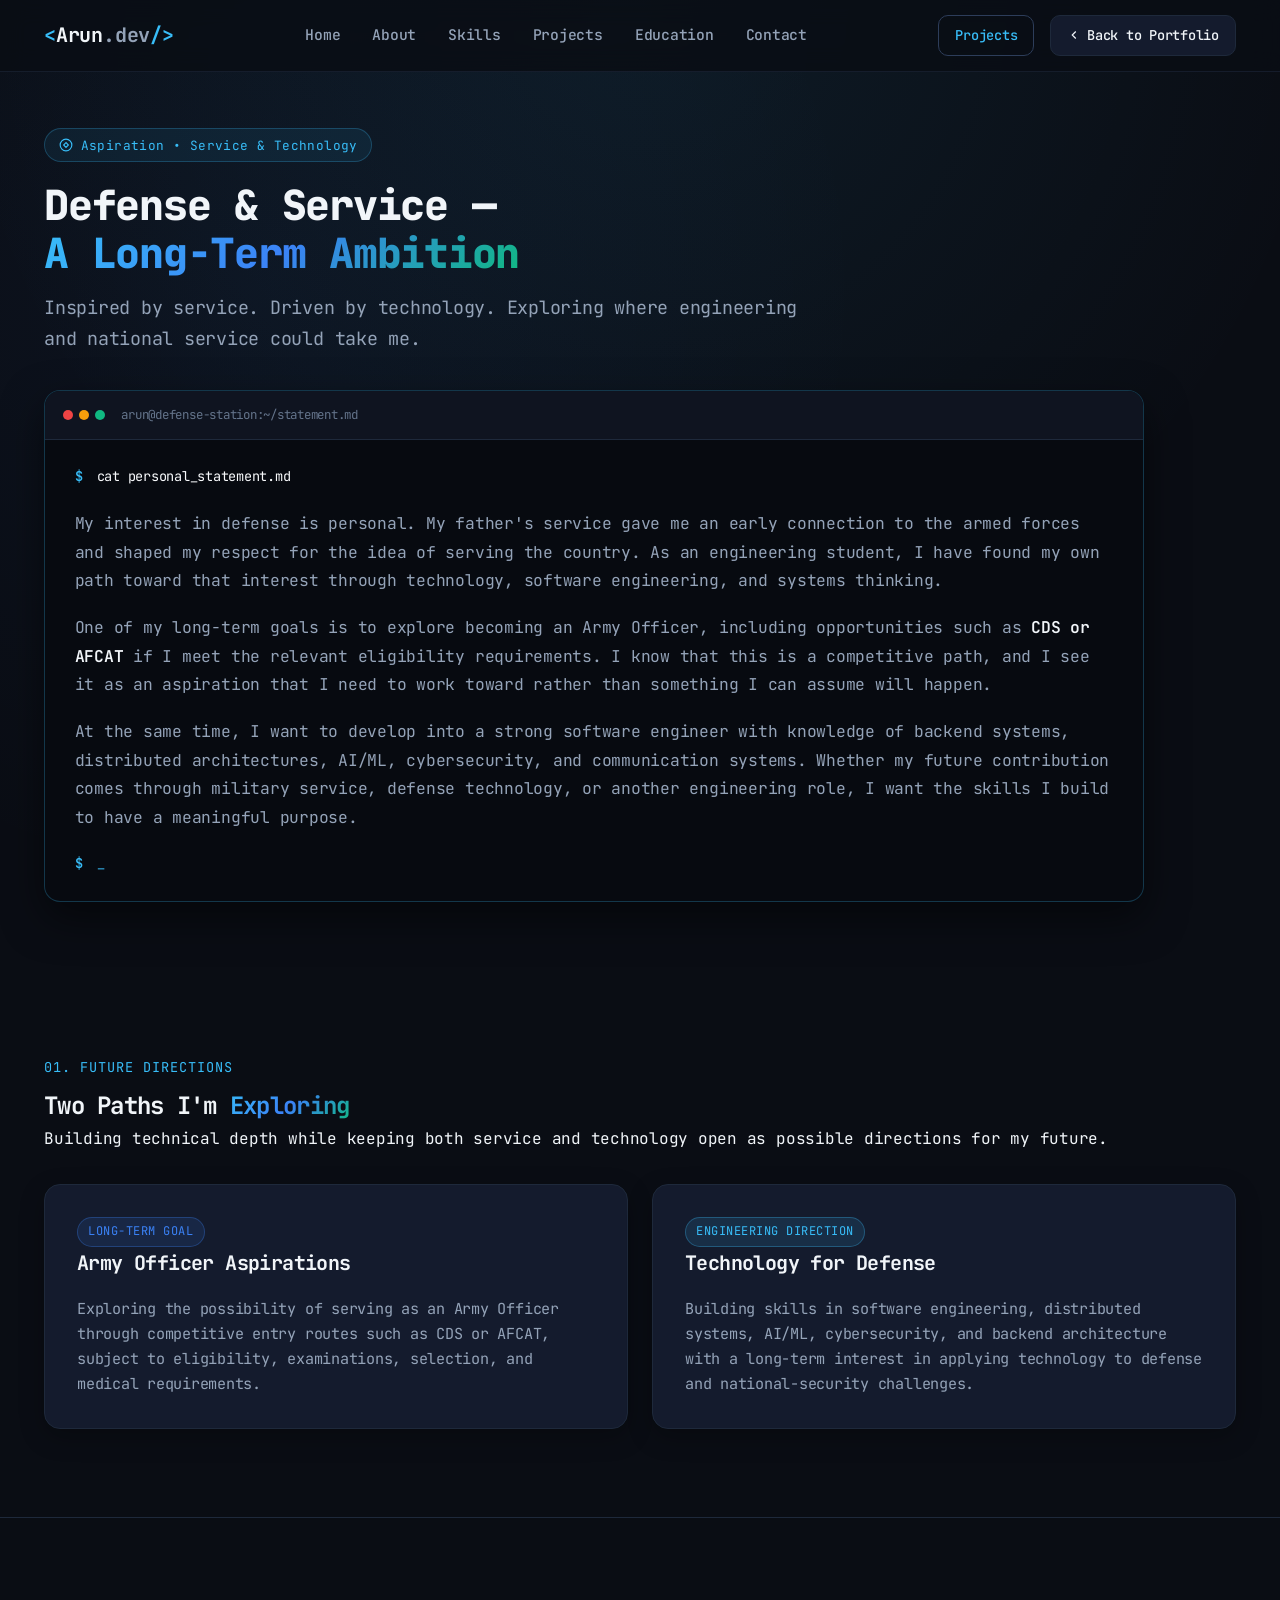
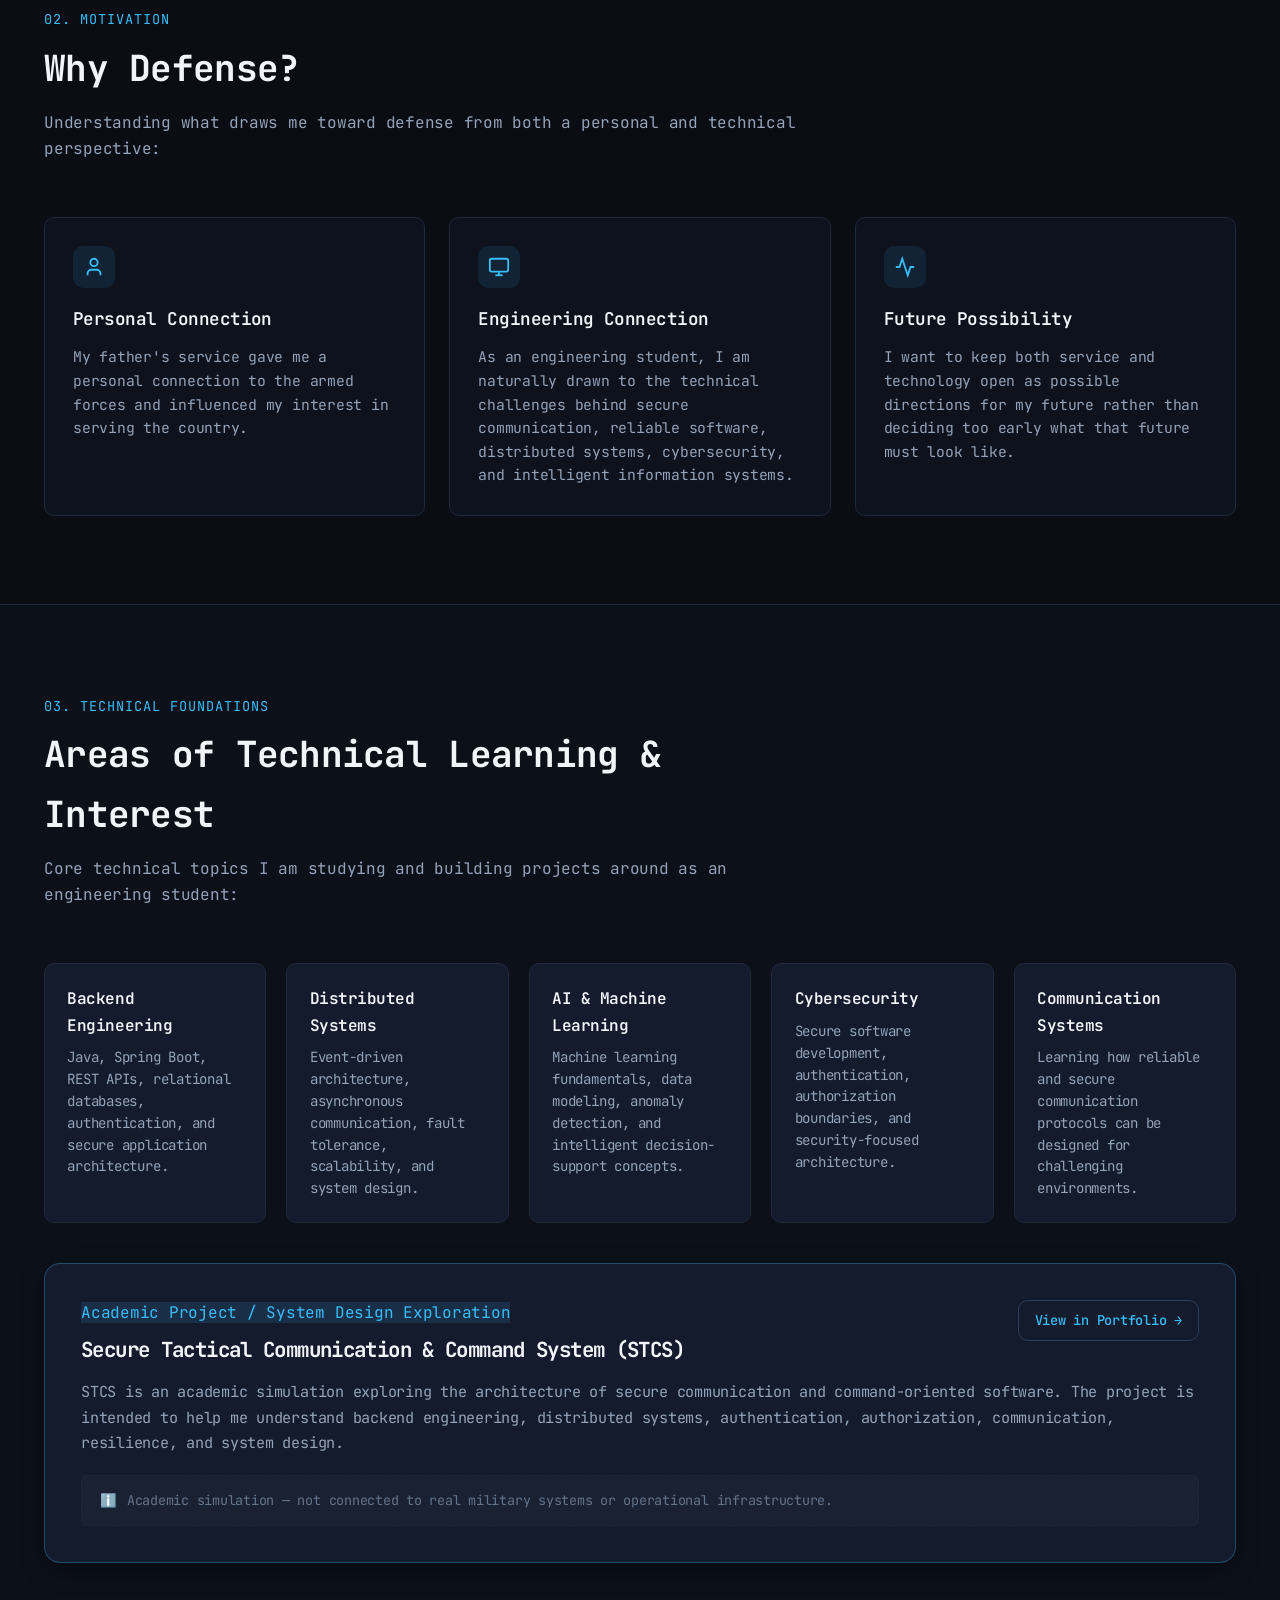
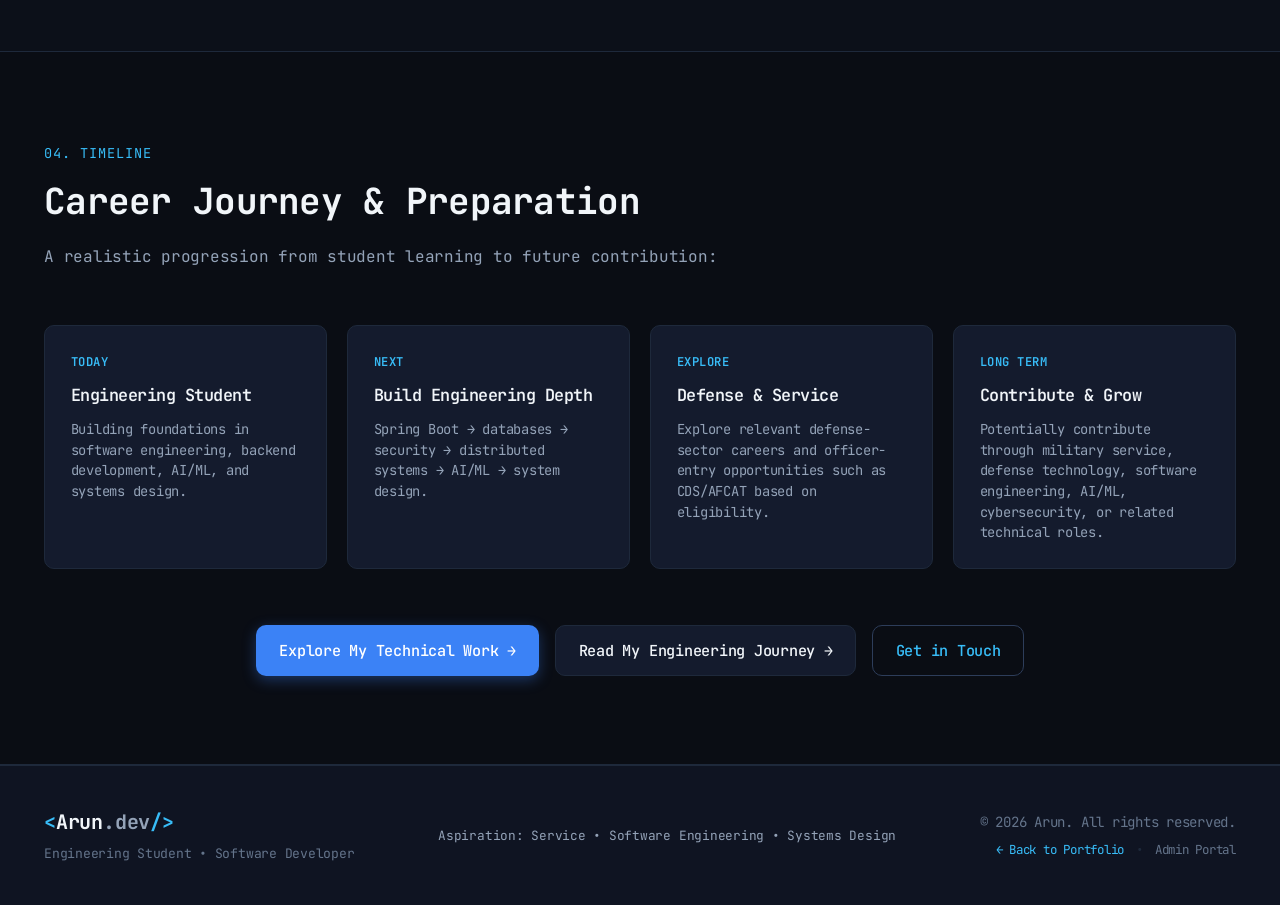
<file: frontend/defense-ambition.html>
<!DOCTYPE html>
<html lang="en">

<head>
    <meta charset="UTF-8">
    <meta name="viewport" content="width=device-width, initial-scale=1.0, maximum-scale=5.0, viewport-fit=cover">
    <meta name="description"
        content="Arun's Personal Ambition: Service & Technology. Exploring military service aspirations alongside software engineering, distributed systems, AI/ML, and cybersecurity.">
    <meta name="theme-color" content="#0a0d14">
    <title>Defense &amp; Service Ambition | Arun</title>

    <!-- Fonts -->
    <link rel="preconnect" href="https://fonts.googleapis.com">
    <link rel="preconnect" href="https://fonts.gstatic.com" crossorigin>
    <link
        href="https://fonts.googleapis.com/css2?family=JetBrains+Mono:ital,wght@0,300;0,400;0,500;0,600;0,700;0,800;1,400;1,600&display=swap"
        rel="stylesheet">

    <!-- CSS Stylesheets -->
    <link rel="stylesheet" href="css/style.css">
    <link rel="stylesheet" href="css/responsive.css">

    <style>
        .ambition-hero {
            padding-top: calc(var(--header-height) + 3.5rem);
            padding-bottom: 4rem;
            position: relative;
            background: radial-gradient(circle at 50% 0%, rgba(56, 189, 248, 0.08) 0%, transparent 60%),
                radial-gradient(circle at 20% 30%, rgba(59, 130, 246, 0.05) 0%, transparent 50%);
        }

        .ambition-badge {
            display: inline-flex;
            align-items: center;
            gap: 0.5rem;
            padding: 0.35rem 0.85rem;
            background: rgba(56, 189, 248, 0.08);
            border: 1px solid rgba(56, 189, 248, 0.25);
            border-radius: var(--radius-full);
            color: var(--accent-primary);
            font-size: 0.8rem;
            font-family: var(--font-mono);
            letter-spacing: 0.4px;
            margin-bottom: 1.25rem;
        }

        /* Two Paths Grid */
        .paths-grid {
            display: grid;
            grid-template-columns: repeat(auto-fit, minmax(280px, 1fr));
            gap: 1.5rem;
            margin: 2rem 0 0 0;
        }

        .path-card {
            background: var(--bg-card);
            border: 1px solid var(--border-subtle);
            border-radius: var(--radius-lg);
            padding: 2rem;
            display: flex;
            flex-direction: column;
            justify-content: space-between;
            gap: 1rem;
            transition: all var(--transition-normal);
            height: 100%;
            box-shadow: 0 8px 24px rgba(0, 0, 0, 0.25);
        }

        .path-card:hover {
            border-color: var(--border-hover);
            transform: translateY(-3px);
            box-shadow: 0 12px 30px rgba(0, 0, 0, 0.4);
        }

        .path-label {
            display: inline-block;
            font-family: var(--font-mono);
            font-size: 0.75rem;
            text-transform: uppercase;
            letter-spacing: 0.5px;
            padding: 0.25rem 0.65rem;
            border-radius: var(--radius-full);
            width: fit-content;
        }

        .path-label-service {
            background: rgba(59, 130, 246, 0.12);
            color: var(--accent-secondary);
            border: 1px solid rgba(59, 130, 246, 0.3);
        }

        .path-label-tech {
            background: rgba(56, 189, 248, 0.12);
            color: var(--accent-primary);
            border: 1px solid rgba(56, 189, 248, 0.3);
        }

        .path-card h3 {
            font-size: 1.25rem;
            color: var(--text-primary);
            font-weight: 700;
        }

        .path-card p {
            color: var(--text-secondary);
            font-size: 0.95rem;
            line-height: 1.65;
            flex-grow: 1;
        }

        /* Why Defense Pillars */
        .why-grid {
            display: grid;
            grid-template-columns: repeat(auto-fit, minmax(260px, 1fr));
            gap: 1.5rem;
            margin: 2rem 0 0 0;
        }

        .why-card {
            background: rgba(15, 20, 34, 0.7);
            border: 1px solid var(--border-subtle);
            border-radius: var(--radius-md);
            padding: 1.75rem;
            display: flex;
            flex-direction: column;
            justify-content: flex-start;
            gap: 0.75rem;
            height: 100%;
            transition: all var(--transition-fast);
        }

        .why-card:hover {
            border-color: var(--border-hover);
            transform: translateY(-2px);
            background: var(--bg-card-hover);
        }

        .why-card h3 {
            font-size: 1.1rem;
            color: var(--text-primary);
            font-weight: 600;
            display: flex;
            align-items: center;
            gap: 0.5rem;
        }

        .why-card p {
            color: var(--text-secondary);
            font-size: 0.92rem;
            line-height: 1.6;
            flex-grow: 1;
        }

        /* Tech Learning Grid */
        .tech-learning-grid {
            display: grid;
            grid-template-columns: repeat(auto-fit, minmax(220px, 1fr));
            gap: 1.25rem;
            margin-top: 2rem;
        }

        .tech-learning-card {
            background: var(--bg-card);
            border: 1px solid var(--border-subtle);
            border-radius: var(--radius-md);
            padding: 1.4rem;
            display: flex;
            flex-direction: column;
            justify-content: flex-start;
            gap: 0.5rem;
            height: 100%;
            transition: all var(--transition-fast);
        }

        .tech-learning-card:hover {
            border-color: var(--accent-primary);
            transform: translateY(-2px);
            background: var(--bg-card-hover);
        }

        .tech-learning-card h4 {
            font-size: 1rem;
            color: var(--text-primary);
            font-weight: 600;
        }

        .tech-learning-card p {
            font-size: 0.88rem;
            color: var(--text-secondary);
            line-height: 1.55;
            flex-grow: 1;
        }

        /* STCS Simulation Card */
        .stcs-highlight-card {
            background: var(--bg-card);
            border: 1px solid rgba(56, 189, 248, 0.3);
            border-radius: var(--radius-lg);
            padding: 2.25rem;
            margin-top: 2.5rem;
            box-shadow: 0 8px 24px rgba(0, 0, 0, 0.3);
        }

        .academic-notice {
            background: rgba(30, 41, 59, 0.5);
            border: 1px dashed var(--border-subtle);
            border-radius: var(--radius-sm);
            padding: 0.85rem 1.15rem;
            font-size: 0.84rem;
            color: var(--text-muted);
            font-family: var(--font-mono);
            margin-top: 1.25rem;
            display: flex;
            align-items: center;
            gap: 0.6rem;
        }

        /* Timeline */
        .timeline-container {
            display: grid;
            grid-template-columns: repeat(auto-fit, minmax(220px, 1fr));
            gap: 1.25rem;
            margin-top: 2rem;
        }

        .timeline-step {
            background: var(--bg-card);
            border: 1px solid var(--border-subtle);
            border-radius: var(--radius-md);
            padding: 1.6rem;
            display: flex;
            flex-direction: column;
            justify-content: flex-start;
            gap: 0.6rem;
            height: 100%;
            transition: all var(--transition-fast);
        }

        .timeline-step:hover {
            border-color: var(--border-hover);
            background: var(--bg-card-hover);
        }

        .step-tag {
            font-family: var(--font-mono);
            font-size: 0.76rem;
            color: var(--accent-primary);
            text-transform: uppercase;
            letter-spacing: 0.5px;
            font-weight: 600;
        }

        .step-title {
            font-size: 1.05rem;
            font-weight: 600;
            color: var(--text-primary);
        }

        .step-desc {
            font-size: 0.86rem;
            color: var(--text-secondary);
            line-height: 1.5;
            flex-grow: 1;
        }

        .cta-box {
            display: flex;
            flex-wrap: wrap;
            justify-content: center;
            gap: 1rem;
            margin-top: 3.5rem;
        }

        @media screen and (max-width: 768px) {
            .ambition-hero {
                padding-top: calc(var(--header-height) + 1.5rem);
                padding-bottom: 2.5rem;
            }

            .personal-statement-card {
                padding: 1.5rem 1.25rem;
            }

            .path-card {
                padding: 1.5rem 1.25rem;
            }

            .stcs-highlight-card {
                padding: 1.5rem 1.25rem;
            }

            .cta-box {
                flex-direction: column;
                width: 100%;
                gap: 0.75rem;
            }

            .cta-box .btn {
                width: 100%;
                min-height: 48px;
            }
        }
    </style>
</head>

<body>
    <!-- Navigation Bar -->
    <header class="header" id="header">
        <div class="container nav-container">
            <a href="index.html" class="brand-logo">
                <span class="logo-bracket">&lt;</span>Arun<span class="logo-accent">.dev</span><span
                    class="logo-bracket">/&gt;</span>
            </a>

            <nav class="nav-menu" id="nav-menu">
                <ul class="nav-list">
                    <li class="nav-item"><a href="index.html#hero" class="nav-link">Home</a></li>
                    <li class="nav-item"><a href="index.html#about" class="nav-link">About</a></li>
                    <li class="nav-item"><a href="index.html#skills" class="nav-link">Skills</a></li>
                    <li class="nav-item"><a href="index.html#projects" class="nav-link">Projects</a></li>
                    <li class="nav-item"><a href="index.html#education" class="nav-link">Education</a></li>
                    <li class="nav-item"><a href="index.html#contact" class="nav-link">Contact</a></li>
                </ul>
                <div class="nav-cta-mobile">
                    <a href="index.html#contact" class="btn btn-primary btn-sm">Get in Touch</a>
                </div>
            </nav>

            <div class="nav-actions">
                <a href="index.html#projects" class="btn btn-outline btn-sm nav-cta-desktop">
                    <span>Projects</span>
                </a>
                <a href="index.html" class="btn btn-secondary btn-sm"
                    style="display: inline-flex; align-items: center; gap: 0.35rem;">
                    <svg width="14" height="14" viewBox="0 0 24 24" fill="none" stroke="currentColor" stroke-width="2">
                        <path d="m15 18-6-6 6-6"></path>
                    </svg>
                    <span>Back to Portfolio</span>
                </a>
                <button class="hamburger-btn" id="hamburger-btn" aria-label="Toggle navigation menu"
                    aria-expanded="false">
                    <span class="hamburger-bar"></span>
                    <span class="hamburger-bar"></span>
                    <span class="hamburger-bar"></span>
                </button>
            </div>
        </div>
    </header>

    <main id="main-content">
        <!-- Hero Section -->
        <section class="ambition-hero">
            <div class="container">
                <div class="ambition-badge">
                    <svg width="14" height="14" viewBox="0 0 24 24" fill="none" stroke="currentColor" stroke-width="2">
                        <circle cx="12" cy="12" r="10"></circle>
                        <polygon points="12 8 8 12 12 16 16 12 12 8"></polygon>
                    </svg>
                    <span>Aspiration &bull; Service &amp; Technology</span>
                </div>

                <h1 class="hero-title" style="font-size: 2.6rem; max-width: 840px;">
                    Defense &amp; Service &mdash; <span class="text-gradient">A Long-Term Ambition</span>
                </h1>

                <p class="hero-description" style="font-size: 1.15rem; max-width: 780px;">
                    Inspired by service. Driven by technology. Exploring where engineering and national service could
                    take me.
                </p>

                <!-- Personal Statement in Terminal Card -->
                <div class="terminal-card"
                    style="margin-top: 2.25rem; max-width: 1100px; box-shadow: 0 16px 40px rgba(0,0,0,0.5);">
                    <div class="terminal-header">
                        <div class="terminal-dots">
                            <span class="dot dot-red"></span>
                            <span class="dot dot-yellow"></span>
                            <span class="dot dot-green"></span>
                        </div>
                        <span class="terminal-title">arun@defense-station:~/statement.md</span>
                    </div>
                    <div class="terminal-body"
                        style="padding: 1.6rem 1.85rem; font-family: var(--font-sans); font-size: 0.98rem; line-height: 1.75;">
                        <div class="terminal-line"
                            style="font-family: var(--font-mono); font-size: 0.85rem; margin-bottom: 1.25rem;">
                            <span class="t-prompt">$</span> <span class="t-command">cat personal_statement.md</span>
                        </div>

                        <div style="display: flex; flex-direction: column; gap: 1.15rem; color: var(--text-secondary);">
                            <p style="margin: 0; font-size: 1.02rem; line-height: 1.75;">
                                My interest in defense is personal. My father's service gave me an early connection to
                                the armed forces and shaped my respect for the idea of serving the country. As an
                                engineering student, I have found my own path toward that interest through technology,
                                software engineering, and systems thinking.
                            </p>
                            <p style="margin: 0; font-size: 1.02rem; line-height: 1.75;">
                                One of my long-term goals is to explore becoming an Army Officer, including
                                opportunities such as <strong style="color: var(--text-primary); font-weight: 600;">CDS
                                    or AFCAT</strong> if I meet the relevant eligibility requirements. I know that this
                                is a competitive path, and I see it as an aspiration that I need to work toward rather
                                than something I can assume will happen.
                            </p>
                            <p style="margin: 0; font-size: 1.02rem; line-height: 1.75;">
                                At the same time, I want to develop into a strong software engineer with knowledge of
                                backend systems, distributed architectures, AI/ML, cybersecurity, and communication
                                systems. Whether my future contribution comes through military service, defense
                                technology, or another engineering role, I want the skills I build to have a meaningful
                                purpose.
                            </p>
                        </div>

                        <div class="terminal-line terminal-cursor-line"
                            style="font-family: var(--font-mono); font-size: 0.85rem; margin-top: 1.25rem; margin-bottom: 0;">
                            <span class="t-prompt">$</span> <span class="t-cursor">_</span>
                        </div>
                    </div>
                </div>
            </div>
        </section>

        <!-- Section 1: Two Paths I'm Exploring -->
        <section class="section">
            <div class="ambition-paths">
                <div class="container">

                    <div class="section-heading">
                        <span class="section-tag">01. Future Directions</span>

                        <h2>
                            Two Paths I'm
                            <span class="text-gradient">Exploring</span>
                        </h2>

                        <p>
                            Building technical depth while keeping both service and
                            technology open as possible directions for my future.
                        </p>
                    </div>

                    <div class="paths-grid">

                        <!-- Armed Forces -->
                        <article class="path-card path-card-service">

                            <div class="path-card-header">
                                <span class="path-label path-label-service">
                                    Long-Term Goal
                                </span>

                                <h3>Army Officer Aspirations</h3>
                            </div>

                            <p>
                                Exploring the possibility of serving as an Army Officer
                                through competitive entry routes such as CDS or AFCAT,
                                subject to eligibility, examinations, selection,
                                and medical requirements.
                            </p>

                        </article>


                        <!-- Defense Technology -->
                        <article class="path-card path-card-tech">

                            <div class="path-card-header">
                                <span class="path-label path-label-tech">
                                    Engineering Direction
                                </span>

                                <h3>Technology for Defense</h3>
                            </div>

                            <p>
                                Building skills in software engineering, distributed
                                systems, AI/ML, cybersecurity, and backend architecture
                                with a long-term interest in applying technology to
                                defense and national-security challenges.
                            </p>

                        </article>

                    </div>

                </div>
            </div>
        </section>

        <!-- Section 2: Why Defense? -->
        <section class="section">
            <div class="container">
                <div class="section-header"
                    style="text-align: left; max-width: 800px; margin-left: 0; margin-right: 0;">
                    <span class="section-tag">02. Motivation</span>
                    <h2 class="section-title">Why Defense?</h2>
                    <p class="section-subtitle">
                        Understanding what draws me toward defense from both a personal and technical perspective:
                    </p>
                </div>

                <div class="why-grid">
                    <div class="why-card">
                        <div class="feature-icon" style="margin-bottom: 0.25rem;">
                            <svg width="22" height="22" viewBox="0 0 24 24" fill="none" stroke="currentColor"
                                stroke-width="2">
                                <path d="M19 21v-2a4 4 0 0 0-4-4H9a4 4 0 0 0-4 4v2"></path>
                                <circle cx="12" cy="7" r="4"></circle>
                            </svg>
                        </div>
                        <h3>Personal Connection</h3>
                        <p>
                            My father's service gave me a personal connection to the armed forces and influenced my
                            interest in serving the country.
                        </p>
                    </div>

                    <div class="why-card">
                        <div class="feature-icon" style="margin-bottom: 0.25rem;">
                            <svg width="22" height="22" viewBox="0 0 24 24" fill="none" stroke="currentColor"
                                stroke-width="2">
                                <rect x="2" y="3" width="20" height="14" rx="2" ry="2"></rect>
                                <line x1="8" y1="21" x2="16" y2="21"></line>
                                <line x1="12" y1="17" x2="12" y2="21"></line>
                            </svg>
                        </div>
                        <h3>Engineering Connection</h3>
                        <p>
                            As an engineering student, I am naturally drawn to the technical challenges behind secure
                            communication, reliable software, distributed systems, cybersecurity, and intelligent
                            information systems.
                        </p>
                    </div>

                    <div class="why-card">
                        <div class="feature-icon" style="margin-bottom: 0.25rem;">
                            <svg width="22" height="22" viewBox="0 0 24 24" fill="none" stroke="currentColor"
                                stroke-width="2">
                                <polyline points="22 12 18 12 15 21 9 3 6 12 2 12"></polyline>
                            </svg>
                        </div>
                        <h3>Future Possibility</h3>
                        <p>
                            I want to keep both service and technology open as possible directions for my future rather
                            than deciding too early what that future must look like.
                        </p>
                    </div>
                </div>
            </div>
        </section>

        <!-- Section 3: Technical Learning Areas -->
        <section class="section" style="background: rgba(15, 20, 34, 0.4);">
            <div class="container">
                <div class="section-header"
                    style="text-align: left; max-width: 800px; margin-left: 0; margin-right: 0;">
                    <span class="section-tag">03. Technical Foundations</span>
                    <h2 class="section-title">Areas of Technical Learning &amp; Interest</h2>
                    <p class="section-subtitle">
                        Core technical topics I am studying and building projects around as an engineering student:
                    </p>
                </div>

                <div class="tech-learning-grid">
                    <div class="tech-learning-card">
                        <h4>Backend Engineering</h4>
                        <p>Java, Spring Boot, REST APIs, relational databases, authentication, and secure application
                            architecture.</p>
                    </div>

                    <div class="tech-learning-card">
                        <h4>Distributed Systems</h4>
                        <p>Event-driven architecture, asynchronous communication, fault tolerance, scalability, and
                            system design.</p>
                    </div>

                    <div class="tech-learning-card">
                        <h4>AI &amp; Machine Learning</h4>
                        <p>Machine learning fundamentals, data modeling, anomaly detection, and intelligent
                            decision-support concepts.</p>
                    </div>

                    <div class="tech-learning-card">
                        <h4>Cybersecurity</h4>
                        <p>Secure software development, authentication, authorization boundaries, and security-focused
                            architecture.</p>
                    </div>

                    <div class="tech-learning-card">
                        <h4>Communication Systems</h4>
                        <p>Learning how reliable and secure communication protocols can be designed for challenging
                            environments.</p>
                    </div>
                </div>

                <!-- Academic Simulation Highlight Card -->
                <div class="stcs-highlight-card">
                    <div
                        style="display: flex; flex-wrap: wrap; justify-content: space-between; align-items: flex-start; gap: 1rem; margin-bottom: 0.75rem;">
                        <div>
                            <span class="project-tag"
                                style="background: rgba(56, 189, 248, 0.12); color: var(--accent-primary);">Academic
                                Project / System Design Exploration</span>
                            <h3 style="font-size: 1.3rem; color: var(--text-primary); margin-top: 0.4rem;">Secure
                                Tactical Communication &amp; Command System (STCS)</h3>
                        </div>
                        <a href="index.html#projects" class="btn btn-outline btn-sm">View in Portfolio &rarr;</a>
                    </div>
                    <p style="color: var(--text-secondary); font-size: 0.95rem; line-height: 1.65;">
                        STCS is an academic simulation exploring the architecture of secure communication and
                        command-oriented software. The project is intended to help me understand backend engineering,
                        distributed systems, authentication, authorization, communication, resilience, and system
                        design.
                    </p>
                    <div class="academic-notice">
                        <span>ℹ️</span>
                        <span>Academic simulation &mdash; not connected to real military systems or operational
                            infrastructure.</span>
                    </div>
                </div>
            </div>
        </section>

        <!-- Section 4: Journey Timeline -->
        <section class="section">
            <div class="container">
                <div class="section-header"
                    style="text-align: left; max-width: 800px; margin-left: 0; margin-right: 0;">
                    <span class="section-tag">04. Timeline</span>
                    <h2 class="section-title">Career Journey &amp; Preparation</h2>
                    <p class="section-subtitle">
                        A realistic progression from student learning to future contribution:
                    </p>
                </div>

                <div class="timeline-container">
                    <div class="timeline-step">
                        <span class="step-tag">Today</span>
                        <h3 class="step-title">Engineering Student</h3>
                        <p class="step-desc">Building foundations in software engineering, backend development, AI/ML,
                            and systems design.</p>
                    </div>

                    <div class="timeline-step">
                        <span class="step-tag">Next</span>
                        <h3 class="step-title">Build Engineering Depth</h3>
                        <p class="step-desc">Spring Boot &rarr; databases &rarr; security &rarr; distributed systems
                            &rarr; AI/ML &rarr; system design.</p>
                    </div>

                    <div class="timeline-step">
                        <span class="step-tag">Explore</span>
                        <h3 class="step-title">Defense &amp; Service</h3>
                        <p class="step-desc">Explore relevant defense-sector careers and officer-entry opportunities
                            such as CDS/AFCAT based on eligibility.</p>
                    </div>

                    <div class="timeline-step">
                        <span class="step-tag">Long Term</span>
                        <h3 class="step-title">Contribute &amp; Grow</h3>
                        <p class="step-desc">Potentially contribute through military service, defense technology,
                            software engineering, AI/ML, cybersecurity, or related technical roles.</p>
                    </div>
                </div>

                <!-- Call to Action -->
                <div class="cta-box">
                    <a href="index.html#projects" class="btn btn-primary">
                        <span>Explore My Technical Work &rarr;</span>
                    </a>
                    <a href="index.html#about" class="btn btn-secondary">
                        <span>Read My Engineering Journey &rarr;</span>
                    </a>
                    <a href="index.html#contact" class="btn btn-outline">
                        <span>Get in Touch</span>
                    </a>
                </div>
            </div>
        </section>
    </main>

    <!-- Footer -->
    <footer class="footer">
        <div class="container footer-container">
            <div class="footer-left">
                <a href="index.html" class="brand-logo footer-logo">
                    <span class="logo-bracket">&lt;</span>Arun<span class="logo-accent">.dev</span><span
                        class="logo-bracket">/&gt;</span>
                </a>
                <p class="footer-desc">Engineering Student &bull; Software Developer</p>
            </div>

            <div class="footer-tech">
                <span>Aspiration: Service &bull; Software Engineering &bull; Systems Design</span>
            </div>

            <div class="footer-right">
                <p>&copy; <span id="current-year">2026</span> Arun. All rights reserved.</p>
                <div style="display: flex; gap: 0.75rem; justify-content: flex-end; margin-top: 0.35rem;">
                    <a href="index.html" style="font-size: 0.78rem; color: var(--accent-primary);">&larr; Back to
                        Portfolio</a>
                    <span style="color: var(--border-subtle); font-size: 0.78rem;">&bull;</span>
                    <a href="admin.html" style="font-size: 0.78rem; color: var(--text-muted);">Admin Portal</a>
                </div>
            </div>
        </div>
    </footer>

    <!-- Mobile Menu Script -->
    <script>
        document.addEventListener('DOMContentLoaded', () => {
            const hamburgerBtn = document.getElementById('hamburger-btn');
            const navMenu = document.getElementById('nav-menu');
            if (hamburgerBtn && navMenu) {
                hamburgerBtn.addEventListener('click', () => {
                    const isOpen = navMenu.classList.toggle('is-active');
                    hamburgerBtn.classList.toggle('is-active', isOpen);
                    hamburgerBtn.setAttribute('aria-expanded', String(isOpen));
                    document.body.style.overflow = isOpen ? 'hidden' : '';
                });

                document.querySelectorAll('.nav-link').forEach(link => {
                    link.addEventListener('click', () => {
                        navMenu.classList.remove('is-active');
                        hamburgerBtn.classList.remove('is-active');
                        hamburgerBtn.setAttribute('aria-expanded', 'false');
                        document.body.style.overflow = '';
                    });
                });
            }
        });
    </script>
</body>

</html>
</file>
<file: frontend/css/style.css>
/* ==========================================================================
   Arun's Portfolio - Modern Dark Developer Theme
   ========================================================================== */

:root {
    /* Color Palette */
    --bg-primary: #0a0d14;
    --bg-secondary: #0f1422;
    --bg-card: #141b2d;
    --bg-card-hover: #1a233a;
    --bg-input: #0b0f19;
    --bg-terminal: #070a10;
    
    /* Borders & Outlines */
    --border-subtle: #1e293b;
    --border-focus: #38bdf8;
    --border-hover: #2d3d5a;
    
    /* Text Colors */
    --text-primary: #f1f5f9;
    --text-secondary: #94a3b8;
    --text-muted: #64748b;
    --text-inverse: #0a0d14;
    
    /* Accents & Brand (Tactical Defense & Modern Tech) */
    --accent-primary: #38bdf8;       /* Tactical Cyan */
    --accent-secondary: #3b82f6;     /* Precision Blue */
    --tactical-gold: #f59e0b;        /* Regimental Gold */
    --tactical-olive: #10b981;       /* Army Olive / Resilience Green */
    --accent-gradient: linear-gradient(135deg, #38bdf8 0%, #3b82f6 50%, #10b981 100%);
    --accent-glow: rgba(56, 189, 248, 0.18);
    --tactical-glow: rgba(16, 185, 129, 0.2);
    
    /* Status Colors */
    --success: #10b981;
    --success-bg: rgba(16, 185, 129, 0.12);
    --error: #ef4444;
    --error-bg: rgba(239, 68, 68, 0.12);
    --warning: #f59e0b;
    --warning-bg: rgba(245, 158, 11, 0.12);
    
    /* Typography - Terminal / Developer Monospace Everywhere */
    --font-mono: 'JetBrains Mono', 'Fira Code', 'Cascadia Code', 'Courier New', monospace;
    --font-sans: 'JetBrains Mono', 'Fira Code', 'Cascadia Code', 'Courier New', monospace;
    
    /* Layout & Sizing */
    --container-width: 1240px;
    --header-height: 72px;
    --radius-sm: 6px;
    --radius-md: 10px;
    --radius-lg: 16px;
    --radius-full: 9999px;
    
    /* Transitions */
    --transition-fast: 0.18s ease;
    --transition-normal: 0.28s ease;
}

/* Tactical & Military Heritage Utilities */
.badge-tactical {
    display: inline-flex;
    align-items: center;
    gap: 0.4rem;
    padding: 0.35rem 0.75rem;
    background: rgba(16, 185, 129, 0.1);
    border: 1px solid rgba(16, 185, 129, 0.3);
    color: var(--tactical-olive);
    border-radius: var(--radius-full);
    font-size: 0.76rem;
    font-family: var(--font-mono);
    letter-spacing: 0.4px;
    text-transform: uppercase;
}

.badge-sikhli {
    display: inline-flex;
    align-items: center;
    gap: 0.4rem;
    padding: 0.35rem 0.75rem;
    background: rgba(245, 158, 11, 0.1);
    border: 1px solid rgba(245, 158, 11, 0.35);
    color: var(--tactical-gold);
    border-radius: var(--radius-full);
    font-size: 0.76rem;
    font-family: var(--font-mono);
    font-weight: 600;
}

.card-defense-highlight {
    background: linear-gradient(135deg, rgba(18, 25, 41, 0.9) 0%, rgba(13, 27, 24, 0.6) 100%) !important;
    border: 1px solid rgba(16, 185, 129, 0.3) !important;
    box-shadow: 0 10px 30px rgba(0, 0, 0, 0.5), 0 0 20px rgba(16, 185, 129, 0.06);
}

/* Base & Reset */
*, *::before, *::after {
    box-sizing: border-box;
    margin: 0;
    padding: 0;
    font-family: inherit;
}

html {
    scroll-behavior: smooth;
    font-size: 16px;
}

body {
    background-color: var(--bg-primary);
    color: var(--text-primary);
    font-family: var(--font-mono);
    line-height: 1.65;
    letter-spacing: -0.015em;
    overflow-x: hidden;
    -webkit-font-smoothing: antialiased;
    -moz-osx-font-smoothing: grayscale;
}

h1, h2, h3, h4, h5, h6 {
    font-family: var(--font-mono);
    letter-spacing: -0.03em;
}

a {
    color: inherit;
    text-decoration: none;
    transition: color var(--transition-fast);
}

ul {
    list-style: none;
}

button, input, textarea, select {
    font-family: var(--font-mono);
    font-size: inherit;
}

/* Container */
.container {
    width: 100%;
    max-width: var(--container-width);
    margin-left: auto;
    margin-right: auto;
    padding-left: 1.5rem;
    padding-right: 1.5rem;
}

/* Typography & Gradient Utilities */
.text-gradient {
    background: var(--accent-gradient);
    -webkit-background-clip: text;
    -webkit-text-fill-color: transparent;
    display: inline-block;
}

.text-highlight {
    color: var(--accent-primary);
    font-weight: 600;
}

/* Section Header */
.section {
    padding: 5.5rem 0;
    border-bottom: 1px solid var(--border-subtle);
    position: relative;
}

.section-header {
    text-align: center;
    max-width: 680px;
    margin: 0 auto 3.5rem auto;
}

.section-tag {
    display: inline-block;
    font-family: var(--font-mono);
    font-size: 0.85rem;
    color: var(--accent-primary);
    margin-bottom: 0.5rem;
    letter-spacing: 1px;
    text-transform: uppercase;
}

.section-title {
    font-size: 2.25rem;
    font-weight: 700;
    color: var(--text-primary);
    letter-spacing: -0.02em;
    margin-bottom: 0.75rem;
}

.section-subtitle {
    font-size: 1rem;
    color: var(--text-secondary);
    line-height: 1.6;
}

/* Buttons */
.btn {
    display: inline-flex;
    align-items: center;
    justify-content: center;
    gap: 0.5rem;
    padding: 0.75rem 1.4rem;
    border-radius: var(--radius-md);
    font-weight: 500;
    font-size: 0.95rem;
    cursor: pointer;
    border: 1px solid transparent;
    transition: all var(--transition-fast);
}

.btn-sm {
    padding: 0.5rem 1rem;
    font-size: 0.85rem;
}

.btn-block {
    width: 100%;
}

.btn-primary {
    background: var(--accent-secondary);
    color: #ffffff;
    box-shadow: 0 4px 14px rgba(59, 130, 246, 0.35);
}

.btn-primary:hover {
    background: #2563eb;
    transform: translateY(-1px);
    box-shadow: 0 6px 20px rgba(59, 130, 246, 0.45);
}

.btn-secondary {
    background: var(--bg-card);
    color: var(--text-primary);
    border-color: var(--border-subtle);
}

.btn-secondary:hover {
    background: var(--bg-card-hover);
    border-color: var(--border-hover);
    transform: translateY(-1px);
}

.btn-outline {
    background: transparent;
    color: var(--accent-primary);
    border-color: var(--border-hover);
}

.btn-outline:hover {
    background: rgba(56, 189, 248, 0.08);
    border-color: var(--accent-primary);
    transform: translateY(-1px);
}

.btn-icon {
    flex-shrink: 0;
}

/* ==========================================================================
   Header & Navigation
   ========================================================================== */
.header {
    position: fixed;
    top: 0;
    left: 0;
    width: 100%;
    height: var(--header-height);
    background: rgba(10, 13, 20, 0.85);
    backdrop-filter: blur(12px);
    -webkit-backdrop-filter: blur(12px);
    border-bottom: 1px solid rgba(30, 41, 59, 0.6);
    z-index: 1000;
    transition: background-color var(--transition-normal);
}

.nav-container {
    display: flex;
    align-items: center;
    justify-content: space-between;
    height: 100%;
}

.brand-logo {
    font-family: var(--font-mono);
    font-size: 1.25rem;
    font-weight: 700;
    color: var(--text-primary);
    display: flex;
    align-items: center;
    letter-spacing: -0.01em;
}

.logo-bracket {
    color: var(--accent-primary);
}

.logo-accent {
    color: var(--text-secondary);
}

.nav-list {
    display: flex;
    align-items: center;
    gap: 2rem;
}

.nav-link {
    color: var(--text-secondary);
    font-size: 0.92rem;
    font-weight: 500;
    position: relative;
    padding: 0.25rem 0;
}

.nav-link:hover, .nav-link.active {
    color: var(--accent-primary);
}

.nav-link.active::after {
    content: '';
    position: absolute;
    bottom: -4px;
    left: 0;
    width: 100%;
    height: 2px;
    background: var(--accent-primary);
    border-radius: var(--radius-full);
}

.nav-actions {
    display: flex;
    align-items: center;
    gap: 1rem;
}

.hamburger-btn {
    display: none;
    flex-direction: column;
    justify-content: space-around;
    width: 32px;
    height: 32px;
    background: transparent;
    border: none;
    cursor: pointer;
    padding: 4px;
}

.hamburger-bar {
    width: 100%;
    height: 2px;
    background-color: var(--text-primary);
    border-radius: var(--radius-full);
    transition: all var(--transition-fast);
}

.nav-cta-mobile {
    display: none;
}

/* ==========================================================================
   Hero Section
   ========================================================================== */
.hero-section {
    padding-top: calc(var(--header-height) + 3rem);
    padding-bottom: 4.5rem;
    min-height: calc(100vh - var(--header-height));
    display: flex;
    align-items: center;
    justify-content: center;
    background: radial-gradient(circle at 85% 30%, rgba(56, 189, 248, 0.08) 0%, transparent 60%),
                radial-gradient(circle at 15% 70%, rgba(59, 130, 246, 0.06) 0%, transparent 60%);
    position: relative;
}

.hero-container {
    display: grid;
    grid-template-columns: minmax(0, 0.9fr) minmax(0, 1.1fr);
    gap: 3.5rem;
    align-items: center;
    width: 100%;
}

.hero-content {
    width: 100%;
    display: flex;
    flex-direction: column;
    justify-content: center;
}

.hero-badges {
    display: flex;
    flex-wrap: wrap;
    align-items: center;
    gap: 0.6rem;
    margin-bottom: 1.35rem;
}

.hero-title {
    font-size: clamp(2.4rem, 3.8vw, 3.15rem);
    font-weight: 800;
    line-height: 1.15;
    letter-spacing: -0.03em;
    margin-bottom: 0.85rem;
}

.hero-subtitle {
    font-size: clamp(1.15rem, 1.8vw, 1.35rem);
    font-weight: 600;
    color: var(--text-secondary);
    line-height: 1.4;
    margin-bottom: 1.25rem;
    max-width: 540px;
}

.hero-description {
    font-size: 0.95rem;
    color: var(--text-secondary);
    line-height: 1.7;
    margin-bottom: 2rem;
    max-width: 520px;
}

.hero-cta-group {
    display: flex;
    flex-wrap: wrap;
    align-items: center;
    gap: 0.85rem;
    margin-bottom: 2.25rem;
}

.hero-socials {
    display: flex;
    align-items: center;
    gap: 0.85rem;
    flex-wrap: wrap;
}

.social-label {
    font-size: 0.84rem;
    color: var(--text-muted);
    font-family: var(--font-mono);
    text-transform: uppercase;
    letter-spacing: 0.5px;
}

.social-link {
    display: inline-flex;
    align-items: center;
    gap: 0.45rem;
    color: var(--text-secondary);
    font-size: 0.86rem;
    padding: 0.38rem 0.75rem;
    border-radius: var(--radius-sm);
    background: rgba(20, 27, 45, 0.6);
    border: 1px solid var(--border-subtle);
    transition: all var(--transition-fast);
}

.social-link:hover {
    color: var(--accent-primary);
    border-color: var(--accent-primary);
    background: rgba(56, 189, 248, 0.08);
    transform: translateY(-1px);
}

.hero-visual {
    width: 100%;
    display: flex;
    justify-content: center;
    align-items: center;
}

/* Terminal Card in Hero */
.terminal-card {
    background: var(--bg-terminal);
    border: 1px solid rgba(56, 189, 248, 0.25);
    border-radius: var(--radius-lg);
    overflow: hidden;
    box-shadow: 0 25px 50px -12px rgba(0, 0, 0, 0.7), 0 0 30px rgba(56, 189, 248, 0.08);
    width: 100%;
    transition: all var(--transition-normal);
}

.terminal-card:hover {
    border-color: rgba(56, 189, 248, 0.45);
    box-shadow: 0 30px 60px -12px rgba(0, 0, 0, 0.8), 0 0 40px rgba(56, 189, 248, 0.15);
    transform: translateY(-2px);
}

.terminal-header {
    background: #0f1420;
    padding: 0.85rem 1.15rem;
    display: flex;
    align-items: center;
    border-bottom: 1px solid var(--border-subtle);
}

.terminal-dots {
    display: flex;
    gap: 6px;
    margin-right: 1rem;
}

.dot {
    width: 10px;
    height: 10px;
    border-radius: 50%;
}

.dot-red { background-color: #ef4444; }
.dot-yellow { background-color: #f59e0b; }
.dot-green { background-color: #10b981; }

.terminal-title {
    font-family: var(--font-mono);
    font-size: 0.78rem;
    color: var(--text-muted);
}

.terminal-body {
    padding: 1.35rem 1.4rem;
    font-family: var(--font-mono);
    font-size: 0.85rem;
    line-height: 1.6;
}

.terminal-line {
    margin-bottom: 0.4rem;
}

.t-prompt {
    color: var(--accent-primary);
    font-weight: 600;
    margin-right: 0.4rem;
}

.t-command {
    color: #f8fafc;
}

.terminal-output {
    color: var(--text-secondary);
    margin-bottom: 0.9rem;
    padding-left: 0.75rem;
    border-left: 2px solid var(--border-subtle);
}

.terminal-code {
    background: #060912;
    border: 1px solid rgba(30, 41, 59, 0.8);
    padding: 0.95rem 1.15rem;
    border-radius: var(--radius-sm);
    margin-bottom: 0.9rem;
    overflow-x: auto;
    font-size: 0.84rem;
    line-height: 1.55;
}

.json-key { color: #38bdf8; }
.json-str { color: #a7f3d0; }

.t-cursor {
    color: var(--accent-primary);
    animation: blink 1s step-start infinite;
}

@keyframes blink {
    50% { opacity: 0; }
}

/* ==========================================================================
   About Section
   ========================================================================== */
.about-grid {
    display: grid;
    grid-template-columns: 1.08fr 0.92fr;
    gap: 2.5rem;
    align-items: stretch;
}

.about-text-column {
    display: flex;
    flex-direction: column;
}

.about-card {
    background: var(--bg-card);
    border: 1px solid var(--border-subtle);
    border-radius: var(--radius-lg);
    padding: 2.25rem;
    height: 100%;
    display: flex;
    flex-direction: column;
    justify-content: flex-start;
    box-shadow: 0 10px 30px rgba(0, 0, 0, 0.25);
}

.about-lead {
    font-size: 1.15rem;
    color: var(--text-primary);
    line-height: 1.7;
    margin-bottom: 1.25rem;
}

.about-body {
    font-size: 0.98rem;
    color: var(--text-secondary);
    line-height: 1.75;
    margin-bottom: 1.15rem;
}

.about-body:last-child {
    margin-bottom: 0;
}

.about-features-column {
    display: flex;
    flex-direction: column;
    gap: 1rem;
    justify-content: space-between;
}

.feature-card {
    display: flex;
    gap: 1.15rem;
    background: var(--bg-card);
    border: 1px solid var(--border-subtle);
    border-radius: var(--radius-md);
    padding: 1.25rem 1.35rem;
    transition: all var(--transition-fast);
    align-items: flex-start;
    flex: 1;
}

.feature-card:hover {
    border-color: var(--border-hover);
    transform: translateY(-2px);
    background: var(--bg-card-hover);
}

.feature-icon {
    width: 42px;
    height: 42px;
    border-radius: var(--radius-md);
    background: rgba(56, 189, 248, 0.1);
    color: var(--accent-primary);
    display: flex;
    align-items: center;
    justify-content: center;
    flex-shrink: 0;
}

.feature-info {
    flex: 1;
    min-width: 0;
}

.feature-info h3 {
    font-size: 1.02rem;
    font-weight: 600;
    margin-bottom: 0.25rem;
    color: var(--text-primary);
}

.feature-info p {
    font-size: 0.88rem;
    color: var(--text-secondary);
    line-height: 1.5;
}

/* ==========================================================================
   Skills Section
   ========================================================================== */
.skills-filter-container {
    display: flex;
    flex-wrap: wrap;
    justify-content: center;
    gap: 0.6rem;
    margin-bottom: 2.5rem;
}

.filter-btn {
    background: var(--bg-card);
    border: 1px solid var(--border-subtle);
    color: var(--text-secondary);
    padding: 0.45rem 1rem;
    border-radius: var(--radius-full);
    font-size: 0.85rem;
    font-weight: 500;
    cursor: pointer;
    transition: all var(--transition-fast);
}

.filter-btn:hover {
    color: var(--text-primary);
    border-color: var(--border-hover);
}

.filter-btn.active {
    background: var(--accent-secondary);
    color: #ffffff;
    border-color: var(--accent-secondary);
}

.skills-grid {
    display: grid;
    grid-template-columns: repeat(auto-fill, minmax(240px, 1fr));
    gap: 1.25rem;
}

.skill-card {
    background: var(--bg-card);
    border: 1px solid var(--border-subtle);
    border-radius: var(--radius-md);
    padding: 1.25rem 1.4rem;
    display: flex;
    flex-direction: column;
    gap: 0.6rem;
    transition: all var(--transition-fast);
}

.skill-card:hover {
    border-color: var(--border-hover);
    transform: translateY(-2px);
    background: var(--bg-card-hover);
}

.skill-header {
    display: flex;
    justify-content: space-between;
    align-items: center;
}

.skill-name {
    font-size: 1rem;
    font-weight: 600;
    color: var(--text-primary);
}

.skill-category-tag {
    font-size: 0.72rem;
    font-family: var(--font-mono);
    padding: 0.2rem 0.5rem;
    background: rgba(30, 41, 59, 0.6);
    border-radius: var(--radius-sm);
    color: var(--accent-primary);
}

.skill-level-text {
    font-size: 0.8rem;
    color: var(--text-muted);
}

.skill-progress-bar {
    width: 100%;
    height: 4px;
    background: var(--border-subtle);
    border-radius: var(--radius-full);
    overflow: hidden;
}

.skill-progress-fill {
    height: 100%;
    background: var(--accent-gradient);
    border-radius: var(--radius-full);
}

/* ==========================================================================
   Projects Section
   ========================================================================== */
.projects-grid {
    display: grid;
    grid-template-columns: repeat(auto-fill, minmax(340px, 1fr));
    gap: 2rem;
}

.project-card {
    background: var(--bg-card);
    border: 1px solid var(--border-subtle);
    border-radius: var(--radius-lg);
    overflow: hidden;
    display: flex;
    flex-direction: column;
    transition: all var(--transition-normal);
}

.project-card:hover {
    border-color: var(--border-hover);
    transform: translateY(-4px);
    box-shadow: 0 12px 28px rgba(0, 0, 0, 0.4);
}

.project-card.featured {
    border-color: rgba(56, 189, 248, 0.35);
}

.project-header {
    padding: 1.5rem 1.5rem 0.5rem 1.5rem;
    display: flex;
    justify-content: space-between;
    align-items: flex-start;
}

.project-title {
    font-size: 1.25rem;
    font-weight: 700;
    color: var(--text-primary);
}

.featured-badge {
    font-size: 0.72rem;
    font-family: var(--font-mono);
    padding: 0.2rem 0.55rem;
    background: rgba(56, 189, 248, 0.12);
    border: 1px solid rgba(56, 189, 248, 0.3);
    color: var(--accent-primary);
    border-radius: var(--radius-full);
    text-transform: uppercase;
}

.project-body {
    padding: 0.5rem 1.5rem 1.25rem 1.5rem;
    flex-grow: 1;
    display: flex;
    flex-direction: column;
}

.project-description {
    font-size: 0.92rem;
    color: var(--text-secondary);
    line-height: 1.65;
    margin-bottom: 1.25rem;
    flex-grow: 1;
}

.academic-note {
    display: inline-flex;
    align-items: center;
    gap: 0.35rem;
    font-size: 0.75rem;
    color: var(--warning);
    background: var(--warning-bg);
    border: 1px solid rgba(245, 158, 11, 0.25);
    padding: 0.35rem 0.6rem;
    border-radius: var(--radius-sm);
    margin-bottom: 1rem;
}

.project-tech-list {
    display: flex;
    flex-wrap: wrap;
    gap: 0.45rem;
    margin-top: auto;
}

.tech-tag {
    font-family: var(--font-mono);
    font-size: 0.75rem;
    color: var(--text-secondary);
    background: rgba(30, 41, 59, 0.5);
    border: 1px solid var(--border-subtle);
    padding: 0.2rem 0.55rem;
    border-radius: var(--radius-sm);
}

.project-footer {
    padding: 1rem 1.5rem;
    background: rgba(15, 20, 34, 0.6);
    border-top: 1px solid var(--border-subtle);
    display: flex;
    gap: 0.85rem;
}

/* ==========================================================================
   Education Section
   ========================================================================== */
.education-timeline {
    position: relative;
    max-width: 800px;
    margin: 0 auto;
}

.education-timeline::before {
    content: '';
    position: absolute;
    top: 0;
    bottom: 0;
    left: 20px;
    width: 2px;
    background: var(--border-subtle);
}

.education-item {
    position: relative;
    padding-left: 55px;
    margin-bottom: 2.5rem;
}

.education-item:last-child {
    margin-bottom: 0;
}

.education-node {
    position: absolute;
    left: 12px;
    top: 5px;
    width: 18px;
    height: 18px;
    border-radius: 50%;
    background: var(--bg-primary);
    border: 3px solid var(--accent-primary);
    box-shadow: 0 0 10px rgba(56, 189, 248, 0.4);
}

.education-card {
    background: var(--bg-card);
    border: 1px solid var(--border-subtle);
    border-radius: var(--radius-md);
    padding: 1.5rem;
    transition: all var(--transition-fast);
}

.education-card:hover {
    border-color: var(--border-hover);
    background: var(--bg-card-hover);
}

.education-header-row {
    display: flex;
    justify-content: space-between;
    align-items: flex-start;
    gap: 1rem;
    margin-bottom: 0.4rem;
}

.education-degree {
    font-size: 1.15rem;
    font-weight: 700;
    color: var(--text-primary);
}

.education-period {
    font-family: var(--font-mono);
    font-size: 0.8rem;
    color: var(--accent-primary);
    background: rgba(56, 189, 248, 0.08);
    padding: 0.2rem 0.5rem;
    border-radius: var(--radius-sm);
    white-space: nowrap;
}

.education-institution {
    font-size: 0.95rem;
    color: var(--text-secondary);
    margin-bottom: 0.75rem;
}

.education-desc {
    font-size: 0.9rem;
    color: var(--text-secondary);
    line-height: 1.6;
}

/* ==========================================================================
   Contact Section
   ========================================================================== */
.contact-layout {
    display: grid;
    grid-template-columns: 0.9fr 1.1fr;
    gap: 2.5rem;
    align-items: stretch;
}

.contact-info-card {
    background: var(--bg-card);
    border: 1px solid var(--border-subtle);
    border-radius: var(--radius-lg);
    padding: 2.25rem;
    height: 100%;
    display: flex;
    flex-direction: column;
    justify-content: space-between;
    box-shadow: 0 10px 30px rgba(0, 0, 0, 0.25);
}

.contact-info-card h3 {
    font-size: 1.35rem;
    font-weight: 700;
    margin-bottom: 0.75rem;
    color: var(--text-primary);
}

.contact-info-card > p {
    font-size: 0.95rem;
    color: var(--text-secondary);
    line-height: 1.65;
    margin-bottom: 1.75rem;
}

.contact-details {
    display: flex;
    flex-direction: column;
    gap: 1.25rem;
    margin-bottom: 2rem;
}

.contact-item {
    display: flex;
    align-items: center;
    gap: 1rem;
}

.contact-icon {
    width: 40px;
    height: 40px;
    border-radius: var(--radius-md);
    background: rgba(56, 189, 248, 0.1);
    color: var(--accent-primary);
    display: flex;
    align-items: center;
    justify-content: center;
    flex-shrink: 0;
}

.contact-meta {
    display: flex;
    flex-direction: column;
    min-width: 0;
}

.meta-label {
    font-size: 0.75rem;
    color: var(--text-muted);
    font-family: var(--font-mono);
    text-transform: uppercase;
}

.meta-value, .meta-link {
    font-size: 0.92rem;
    color: var(--text-primary);
    word-break: break-all;
}

.meta-link:hover {
    color: var(--accent-primary);
}

.system-status-box {
    display: flex;
    align-items: center;
    gap: 0.5rem;
    padding: 0.75rem 1rem;
    background: var(--bg-primary);
    border: 1px solid var(--border-subtle);
    border-radius: var(--radius-md);
    font-size: 0.85rem;
    margin-top: auto;
}

.status-dot {
    width: 8px;
    height: 8px;
    border-radius: 50%;
    background-color: var(--warning);
}

.status-dot.online {
    background-color: var(--success);
    box-shadow: 0 0 8px var(--success);
}

.status-dot.offline {
    background-color: var(--error);
}

/* Contact Form */
.contact-form-panel {
    background: var(--bg-card);
    border: 1px solid var(--border-subtle);
    border-radius: var(--radius-lg);
    padding: 2.25rem;
    height: 100%;
    box-shadow: 0 10px 30px rgba(0, 0, 0, 0.25);
}

.contact-form {
    display: flex;
    flex-direction: column;
    gap: 1.25rem;
}

.form-group {
    display: flex;
    flex-direction: column;
    gap: 0.4rem;
}

.form-label {
    font-size: 0.88rem;
    font-weight: 500;
    color: var(--text-primary);
}

.form-label-flex {
    display: flex;
    justify-content: space-between;
    align-items: center;
}

.char-counter {
    font-size: 0.75rem;
    font-family: var(--font-mono);
    color: var(--text-muted);
}

.required {
    color: var(--error);
}

.form-input, .form-textarea {
    width: 100%;
    background: var(--bg-input);
    border: 1px solid var(--border-subtle);
    border-radius: var(--radius-md);
    padding: 0.75rem 1rem;
    color: var(--text-primary);
    font-size: 0.95rem;
    transition: all var(--transition-fast);
}

.form-input:focus, .form-textarea:focus {
    outline: none;
    border-color: var(--accent-primary);
    box-shadow: 0 0 0 3px var(--accent-glow);
}

.form-input.input-error, .form-textarea.input-error {
    border-color: var(--error);
    background: rgba(239, 68, 68, 0.04);
}

.field-error {
    font-size: 0.8rem;
    color: var(--error);
    min-height: 1.1rem;
}

.form-banner {
    padding: 0.85rem 1rem;
    border-radius: var(--radius-md);
    font-size: 0.9rem;
    margin-bottom: 0.5rem;
}

.form-banner.success {
    background: var(--success-bg);
    border: 1px solid var(--success);
    color: #6ee7b7;
}

.form-banner.error {
    background: var(--error-bg);
    border: 1px solid var(--error);
    color: #fca5a5;
}

/* Loading & Spinner Utilities */
.loading-spinner-wrapper {
    grid-column: 1 / -1;
    display: flex;
    flex-direction: column;
    align-items: center;
    justify-content: center;
    gap: 1rem;
    padding: 3rem 1rem;
    color: var(--text-muted);
    font-family: var(--font-mono);
    font-size: 0.9rem;
}

.spinner {
    width: 32px;
    height: 32px;
    border: 3px solid var(--border-subtle);
    border-top-color: var(--accent-primary);
    border-radius: 50%;
    animation: spin 0.8s linear infinite;
}

.btn-spinner {
    width: 18px;
    height: 18px;
    border: 2px solid rgba(255, 255, 255, 0.3);
    border-top-color: #ffffff;
    border-radius: 50%;
    animation: spin 0.8s linear infinite;
}

@keyframes spin {
    to { transform: rotate(360deg); }
}

/* ==========================================================================
   Footer
   ========================================================================== */
.footer {
    background: var(--bg-secondary);
    border-top: 1px solid var(--border-subtle);
    padding: 2.5rem 0;
    font-size: 0.88rem;
    color: var(--text-muted);
}

.footer-container {
    display: flex;
    justify-content: space-between;
    align-items: center;
    flex-wrap: wrap;
    gap: 1.5rem;
}

.footer-logo {
    margin-bottom: 0.25rem;
}

.footer-desc {
    font-size: 0.82rem;
    color: var(--text-muted);
}

.footer-tech {
    font-family: var(--font-mono);
    font-size: 0.8rem;
    color: var(--text-secondary);
}
</file>
<file: frontend/css/responsive.css>
/* ==========================================================================
   Comprehensive Mobile & Responsive Stylesheet
   Pixel-Perfect Layout for Android (360px - 412px), iPhone, and Tablets
   ========================================================================== */

/* Universal Mobile Box Sizing & No-Overflow Rules */
*, *::before, *::after {
    box-sizing: border-box;
}

html, body {
    overflow-x: hidden !important;
    width: 100%;
    max-width: 100%;
    margin: 0;
    padding: 0;
    -webkit-tap-highlight-color: transparent;
    touch-action: manipulation;
}

/* ==========================================================================
   1. Tablets & Medium Screens (max-width: 992px)
   ========================================================================== */
@media screen and (max-width: 1024px) {
    .section {
        padding: 4.5rem 0;
    }

    .hero-container {
        grid-template-columns: minmax(0, 0.95fr) minmax(0, 1.05fr);
        gap: 2rem;
        align-items: center;
    }

    .hero-title {
        font-size: 2.6rem;
    }

    .hero-visual {
        width: 100%;
    }
}

@media screen and (max-width: 860px) {
    .hero-container {
        grid-template-columns: 1fr;
        gap: 2.5rem;
    }

    .hero-visual {
        max-width: 100%;
        margin: 0 auto;
        width: 100%;
    }

    .about-grid {
        grid-template-columns: 1fr;
        gap: 2rem;
    }

    .contact-layout {
        grid-template-columns: 1fr;
        gap: 2.5rem;
    }

    .projects-grid {
        grid-template-columns: repeat(auto-fill, minmax(280px, 1fr));
        gap: 1.5rem;
    }

    .skills-grid {
        grid-template-columns: repeat(auto-fill, minmax(220px, 1fr));
        gap: 1rem;
    }
}

/* ==========================================================================
   2. Mobile & Touch Devices (max-width: 768px)
   ========================================================================== */
@media screen and (max-width: 768px) {
    :root {
        --header-height: 60px;
    }

    .container {
        padding-left: 1.15rem;
        padding-right: 1.15rem;
        width: 100%;
        max-width: 100%;
    }

    .section {
        padding: 3.25rem 0;
        overflow: hidden;
    }

    .section-header {
        margin-bottom: 2rem;
        text-align: left;
        max-width: 100%;
    }

    .section-title {
        font-size: 1.85rem;
        line-height: 1.25;
    }

    .section-subtitle {
        font-size: 0.95rem;
        line-height: 1.5;
    }

    /* -----------------------------------------------------------------------
       Header & Navigation Bar
       ----------------------------------------------------------------------- */
    .header {
        height: var(--header-height);
    }

    .nav-container {
        padding-left: 1rem;
        padding-right: 1rem;
    }

    .brand-logo {
        font-size: 1.15rem;
    }

    .nav-actions {
        display: flex;
        align-items: center;
        gap: 0.5rem;
    }

    .nav-actions .btn-sm {
        padding: 0.35rem 0.7rem;
        font-size: 0.78rem;
    }

    .nav-menu {
        position: fixed;
        top: var(--header-height);
        left: -100%;
        width: 100%;
        height: calc(100vh - var(--header-height));
        background-color: rgba(10, 13, 20, 0.98);
        backdrop-filter: blur(20px);
        -webkit-backdrop-filter: blur(20px);
        flex-direction: column;
        justify-content: flex-start;
        align-items: center;
        padding: 2.5rem 1.5rem;
        gap: 1.5rem;
        transition: left 0.3s cubic-bezier(0.4, 0, 0.2, 1);
        border-top: 1px solid var(--border-subtle);
        z-index: 999;
        overflow-y: auto;
    }

    .nav-menu.is-active {
        left: 0;
    }

    .nav-list {
        flex-direction: column;
        gap: 1.25rem;
        width: 100%;
        text-align: center;
    }

    .nav-link {
        font-size: 1.2rem;
        padding: 0.5rem 0;
        display: block;
    }

    .nav-cta-desktop {
        display: none !important;
    }

    .nav-cta-mobile {
        display: block;
        width: 100%;
        max-width: 280px;
        margin-top: 1rem;
    }

    .hamburger-btn {
        display: flex;
        min-width: 40px;
        min-height: 40px;
        align-items: center;
        justify-content: center;
    }

    .hamburger-btn.is-active .hamburger-bar:nth-child(1) {
        transform: translateY(8px) rotate(45deg);
    }

    .hamburger-btn.is-active .hamburger-bar:nth-child(2) {
        opacity: 0;
    }

    .hamburger-btn.is-active .hamburger-bar:nth-child(3) {
        transform: translateY(-8px) rotate(-45deg);
    }

    /* -----------------------------------------------------------------------
       Hero Section & Explore Project Button
       ----------------------------------------------------------------------- */
    .hero-section {
        padding-top: calc(var(--header-height) + 1.25rem);
        padding-bottom: 3.25rem;
        min-height: auto;
    }

    .hero-container {
        grid-template-columns: 1fr;
        gap: 2rem;
        width: 100%;
    }

    .hero-content {
        width: 100%;
        max-width: 100%;
    }

    .hero-badge {
        font-size: 0.76rem;
        padding: 0.35rem 0.7rem;
        max-width: 100%;
        white-space: normal;
        line-height: 1.35;
        margin-bottom: 1.15rem;
    }

    .hero-title {
        font-size: 2.15rem;
        line-height: 1.18;
        letter-spacing: -0.02em;
        margin-bottom: 0.65rem;
        word-break: break-word;
    }

    .hero-subtitle {
        font-size: 1.05rem;
        line-height: 1.45;
        margin-bottom: 1rem;
    }

    .hero-description {
        font-size: 0.95rem;
        line-height: 1.6;
        margin-bottom: 1.75rem;
        max-width: 100%;
    }

    .hero-cta-group {
        display: flex;
        flex-direction: column;
        width: 100%;
        max-width: 100%;
        gap: 0.75rem;
        margin-bottom: 1.75rem;
    }

    .hero-cta-group .btn {
        width: 100%;
        max-width: 100%;
        min-height: 48px;
        padding: 0.75rem 1.25rem;
        font-size: 0.95rem;
        justify-content: center;
        text-align: center;
        box-sizing: border-box;
    }

    .hero-socials {
        display: flex;
        flex-wrap: wrap;
        align-items: center;
        gap: 0.75rem;
        width: 100%;
    }

    .social-label {
        font-size: 0.8rem;
        width: 100%;
        margin-bottom: 0.15rem;
    }

    .social-link {
        min-width: 44px;
        min-height: 44px;
        padding: 0.5rem 0.85rem;
        font-size: 0.85rem;
    }

    /* Terminal Code Card */
    .hero-visual {
        width: 100%;
        max-width: 100%;
        margin: 0;
        overflow: hidden;
    }

    .terminal-card {
        width: 100%;
        max-width: 100%;
        border-radius: var(--radius-md);
        box-shadow: 0 10px 30px rgba(0, 0, 0, 0.5);
    }

    .terminal-body {
        padding: 1rem;
        font-size: 0.78rem;
        overflow-x: auto;
        -webkit-overflow-scrolling: touch;
    }

    .terminal-code {
        padding: 0.75rem;
        font-size: 0.74rem;
        max-width: 100%;
        overflow-x: auto;
        -webkit-overflow-scrolling: touch;
    }

    /* -----------------------------------------------------------------------
       About Section Mobile Fixes
       ----------------------------------------------------------------------- */
    .about-grid {
        grid-template-columns: 1fr;
        gap: 1.25rem;
        width: 100%;
    }

    .about-text-column, .about-features-column {
        width: 100%;
        max-width: 100%;
    }

    .about-card {
        padding: 1.35rem 1.15rem;
        border-radius: var(--radius-md);
        width: 100%;
        box-sizing: border-box;
    }

    .about-lead {
        font-size: 1.05rem;
        line-height: 1.6;
        margin-bottom: 1rem;
    }

    .about-body {
        font-size: 0.92rem;
        line-height: 1.65;
        margin-bottom: 0.85rem;
    }

    .about-features-column {
        display: flex;
        flex-direction: column;
        gap: 0.85rem;
    }

    .feature-card {
        display: flex;
        gap: 0.85rem;
        padding: 1.15rem 1rem;
        border-radius: var(--radius-md);
        width: 100%;
        box-sizing: border-box;
    }

    .feature-icon {
        width: 40px;
        height: 40px;
        min-width: 40px;
        border-radius: var(--radius-sm);
    }

    .feature-info {
        flex: 1;
        min-width: 0; /* Prevents flex children from overflowing */
    }

    .feature-info h3 {
        font-size: 1rem;
        margin-bottom: 0.25rem;
        word-break: break-word;
    }

    .feature-info p {
        font-size: 0.84rem;
        line-height: 1.45;
    }

    /* -----------------------------------------------------------------------
       Skills Filter Tabs (Horizontal Native Swipe)
       ----------------------------------------------------------------------- */
    .skills-filter-container {
        display: flex !important;
        flex-wrap: nowrap !important;
        overflow-x: auto !important;
        -webkit-overflow-scrolling: touch;
        gap: 0.5rem;
        padding: 0.25rem 0.25rem 0.75rem 0.25rem;
        margin-bottom: 1.75rem;
        justify-content: flex-start !important;
        scrollbar-width: none;
        -ms-overflow-style: none;
        width: 100%;
        max-width: 100%;
    }

    .skills-filter-container::-webkit-scrollbar {
        display: none;
    }

    .filter-btn {
        flex-shrink: 0 !important;
        padding: 0.5rem 1rem;
        font-size: 0.84rem;
        border-radius: var(--radius-full);
        white-space: nowrap !important;
        min-height: 38px;
        display: inline-flex;
        align-items: center;
        justify-content: center;
    }

    .skills-grid {
        grid-template-columns: 1fr;
        gap: 0.75rem;
        width: 100%;
    }

    .skill-card {
        padding: 1.1rem 1.15rem;
        width: 100%;
        box-sizing: border-box;
    }

    /* -----------------------------------------------------------------------
       Projects Section Mobile Fixes
       ----------------------------------------------------------------------- */
    .projects-grid {
        grid-template-columns: 1fr;
        gap: 1.25rem;
        width: 100%;
    }

    .project-card {
        width: 100%;
        max-width: 100%;
        border-radius: var(--radius-md);
        box-sizing: border-box;
    }

    .project-header {
        padding: 1.25rem 1.15rem 0.4rem 1.15rem;
        flex-wrap: wrap;
        gap: 0.5rem;
    }

    .project-title {
        font-size: 1.2rem;
        word-break: break-word;
    }

    .project-body {
        padding: 0.4rem 1.15rem 1rem 1.15rem;
    }

    .project-description {
        font-size: 0.88rem;
        line-height: 1.55;
    }

    .project-tags {
        gap: 0.35rem;
        margin-bottom: 1.15rem;
    }

    .project-tag {
        font-size: 0.72rem;
        padding: 0.2rem 0.55rem;
    }

    .project-footer {
        padding: 0.85rem 1.15rem 1.15rem 1.15rem;
        border-top: 1px solid var(--border-subtle);
    }

    .project-links {
        display: flex;
        flex-direction: column;
        gap: 0.5rem;
        width: 100%;
    }

    .project-links .btn {
        width: 100%;
        min-height: 42px;
        justify-content: center;
        box-sizing: border-box;
    }

    /* -----------------------------------------------------------------------
       Education Timeline on Mobile
       ----------------------------------------------------------------------- */
    .education-timeline {
        padding-left: 0;
        width: 100%;
    }

    .education-timeline::before {
        left: 8px;
    }

    .education-item {
        padding-left: 28px;
        margin-bottom: 1.75rem;
        width: 100%;
    }

    .education-node {
        left: 2px;
        width: 14px;
        height: 14px;
        top: 4px;
    }

    .education-card {
        padding: 1.15rem 1rem;
        width: 100%;
        box-sizing: border-box;
    }

    .education-header-row {
        flex-direction: column;
        align-items: flex-start;
        gap: 0.3rem;
    }

    .education-timeframe {
        font-size: 0.75rem;
        padding: 0.2rem 0.5rem;
    }

    .education-degree {
        font-size: 1.05rem;
        word-break: break-word;
    }

    .education-institution {
        font-size: 0.88rem;
    }

    /* -----------------------------------------------------------------------
       Contact Section Mobile
       ----------------------------------------------------------------------- */
    .contact-layout {
        grid-template-columns: 1fr;
        gap: 1.5rem;
        width: 100%;
    }

    .contact-info-card, .contact-form-panel {
        padding: 1.35rem 1.15rem;
        border-radius: var(--radius-md);
        width: 100%;
        box-sizing: border-box;
    }

    .contact-channel {
        padding: 0.85rem;
        gap: 0.85rem;
    }

    .form-input, .form-textarea {
        font-size: 16px !important; /* Prevents auto-zoom on mobile */
        padding: 0.8rem 0.9rem;
    }

    .system-status-box {
        padding: 0.9rem;
        margin-top: 1.25rem;
        width: 100%;
        box-sizing: border-box;
    }

    .system-status-header {
        font-size: 0.82rem;
    }

    /* -----------------------------------------------------------------------
       Footer on Mobile
       ----------------------------------------------------------------------- */
    .footer {
        padding: 2.25rem 0 2.75rem 0;
    }

    .footer-container {
        flex-direction: column;
        text-align: center;
        gap: 1.15rem;
    }

    .footer-tech {
        font-size: 0.76rem;
    }
}

/* ==========================================================================
   3. Small Android Phones (max-width: 480px)
   ========================================================================== */
@media screen and (max-width: 480px) {
    .container {
        padding-left: 0.9rem;
        padding-right: 0.9rem;
    }

    .hero-title {
        font-size: 1.9rem;
        line-height: 1.2;
    }

    .hero-subtitle {
        font-size: 0.95rem;
    }

    .section-title {
        font-size: 1.6rem;
    }

    .about-card {
        padding: 1.15rem 0.9rem;
    }

    .feature-card {
        padding: 1rem 0.85rem;
    }

    /* Admin Dashboard Mobile adjustments */
    .stats-grid {
        grid-template-columns: 1fr 1fr;
        gap: 0.75rem;
    }

    .stat-card {
        padding: 0.85rem;
    }

    .stat-value {
        font-size: 1.4rem;
    }

    .admin-nav-tabs {
        display: flex !important;
        flex-wrap: nowrap !important;
        overflow-x: auto !important;
        -webkit-overflow-scrolling: touch;
        gap: 0.25rem;
        scrollbar-width: none;
        width: 100%;
    }

    .admin-nav-tabs::-webkit-scrollbar {
        display: none;
    }

    .tab-btn {
        flex-shrink: 0;
        padding: 0.55rem 0.75rem;
        font-size: 0.8rem;
        white-space: nowrap;
    }

    .modal-dialog {
        padding: 1.15rem;
        max-height: 88vh;
    }
}
</file>
